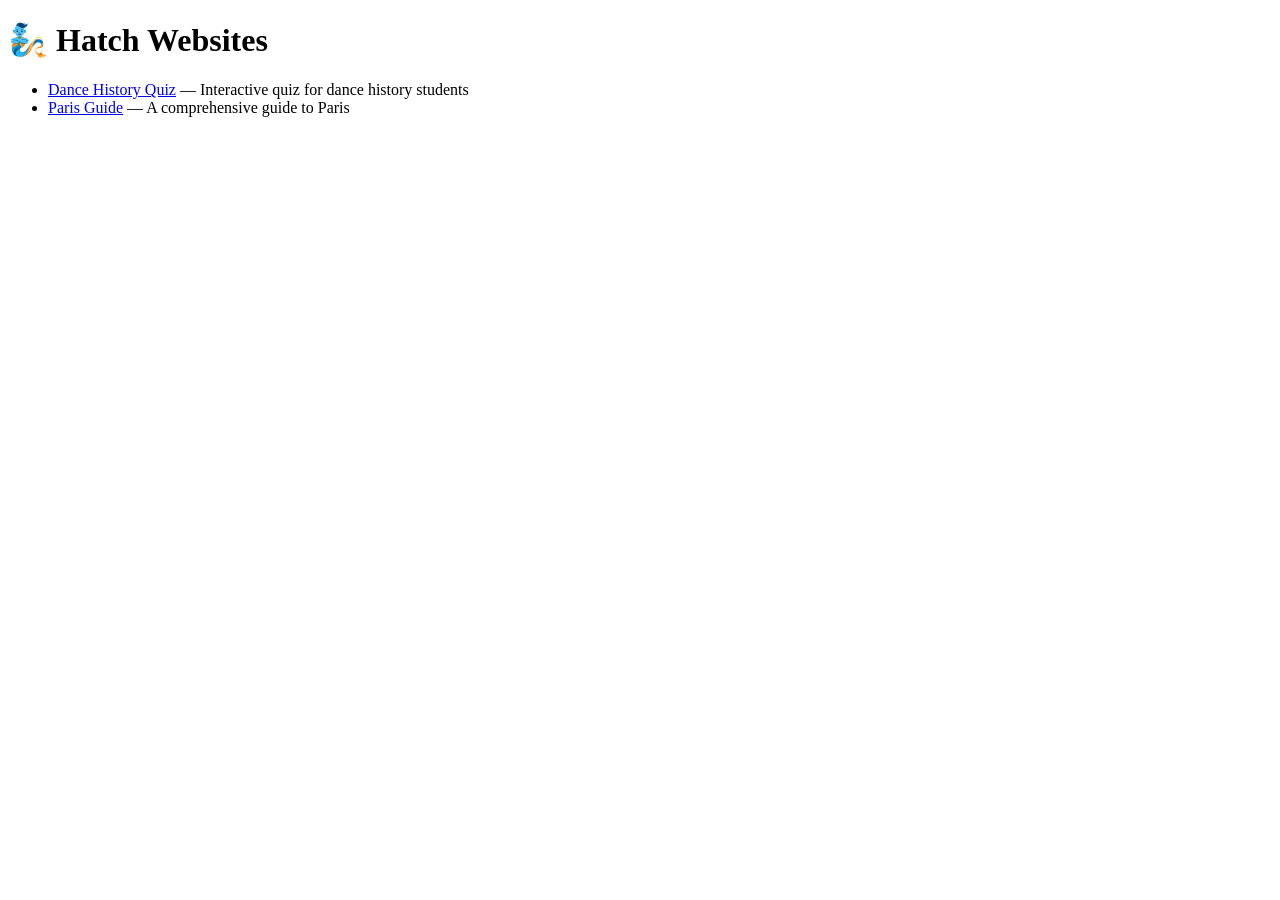
<file: index.html>
<!DOCTYPE html>
<html>
<head><meta charset="utf-8"><title>Hatch Websites</title></head>
<body>
<h1>🧞 Hatch Websites</h1>
<ul>
  <li><a href="/dance-quiz/">Dance History Quiz</a> — Interactive quiz for dance history students</li>
  <li><a href="/paris-guide/">Paris Guide</a> — A comprehensive guide to Paris</li>
</ul>
</body>
</html>
</file>
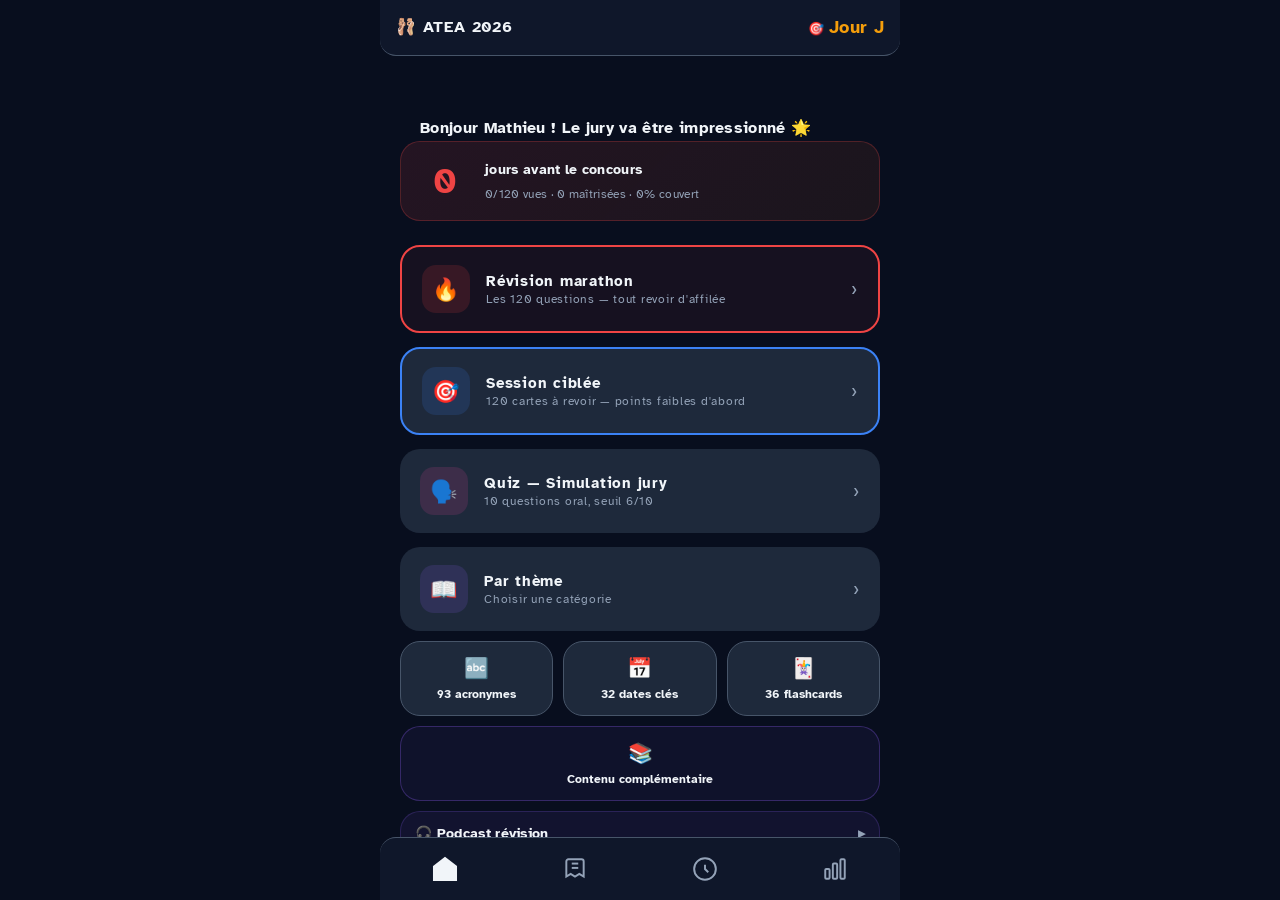
<file: atea-prep/index.html>
<!DOCTYPE html>
<html lang="fr">
<head>
<meta charset="UTF-8">
<meta name="viewport" content="width=device-width, initial-scale=1.0, user-scalable=no">
<meta name="apple-mobile-web-app-capable" content="yes">
<meta name="apple-mobile-web-app-status-bar-style" content="black-translucent">
<meta name="theme-color" content="#0f172a">
<link rel="manifest" href="manifest.json">
<link href="https://fonts.googleapis.com/css2?family=Atkinson+Hyperlegible:ital,wght@0,400;0,700;1,400;1,700&display=swap" rel="stylesheet">
<title>ATEA 2026 — Prépa Concours Danse</title>
<style>
*{margin:0;padding:0;box-sizing:border-box}
:root{
  --bg:#0f172a;--surface:#1e293b;--surface2:#334155;
  --text:#f1f5f9;--muted:#94a3b8;--accent:#3b82f6;
  --accent2:#8b5cf6;--green:#22c55e;--red:#ef4444;
  --orange:#f59e0b;--border:#475569;
  --radius:16px;--card-radius:20px;
  --font:'Atkinson Hyperlegible', -apple-system, BlinkMacSystemFont, 'Segoe UI', Roboto, sans-serif;
}
html,body{height:100%;font-family:var(--font);background:var(--bg);color:var(--text);overflow:hidden;-webkit-tap-highlight-color:transparent;font-size:16px;letter-spacing:0.02em;line-height:1.7}
body{display:flex;flex-direction:column}

/* Header */
.header{padding:12px 16px;display:flex;align-items:center;justify-content:space-between;background:var(--bg);border-bottom:1px solid var(--border);flex-shrink:0;z-index:10}
.header h1{font-size:16px;font-weight:700;letter-spacing:0.05em}
.header-right{display:flex;align-items:center;gap:10px}
.countdown{font-size:13px;color:var(--orange);font-weight:600}
.countdown span{font-size:18px}
.streak-badge{display:flex;align-items:center;gap:4px;background:rgba(245,158,11,0.15);padding:4px 10px;border-radius:20px;font-size:13px;font-weight:700;color:var(--orange)}
.streak-badge .fire{font-size:18px}

/* Navigation */
.nav{display:flex;gap:8px;padding:10px 16px;overflow-x:auto;flex-shrink:0;-webkit-overflow-scrolling:touch;scrollbar-width:none}
.nav::-webkit-scrollbar{display:none}
.nav-btn{padding:9px 16px;border-radius:30px;border:1.5px solid var(--border);background:transparent;color:var(--muted);font-size:13px;font-weight:600;white-space:nowrap;cursor:pointer;transition:all .2s;font-family:var(--font);letter-spacing:0.05em}
.nav-btn.active{background:var(--accent);border-color:var(--accent);color:#fff}
.nav-btn:active{transform:scale(0.96)}

/* Main content area */
.main{flex:1;overflow-y:auto;padding:20px;-webkit-overflow-scrolling:touch}

/* Card styles */
.card{background:var(--surface);border-radius:var(--card-radius);padding:28px;margin-bottom:20px;position:relative;overflow:hidden}
.card-label{font-size:11px;text-transform:uppercase;letter-spacing:1.5px;color:var(--accent);font-weight:700;margin-bottom:12px}
.card-q{font-size:16px;font-weight:600;line-height:1.8;margin-bottom:18px}
.card-a{font-size:16px;line-height:1.8;color:var(--muted);display:none;padding-top:18px;border-top:1px solid var(--border)}
.card-a.visible{display:block;animation:fadeIn .3s ease}
.card-a ul{list-style:none;padding:0;margin:0}
.card-a li{padding:8px 0;padding-left:20px;position:relative;line-height:1.8}
.card-a li::before{content:'•';position:absolute;left:0;color:var(--accent);font-weight:700}
.card-category{position:absolute;top:0;right:0;padding:6px 12px;border-radius:0 var(--card-radius) 0 12px;font-size:10px;font-weight:600;background:var(--accent2);color:#fff;letter-spacing:0.05em}

/* TTS button */
.tts-btn{display:inline-flex;align-items:center;gap:6px;padding:8px 14px;border-radius:var(--radius);border:1.5px solid var(--border);background:transparent;color:var(--muted);font-size:13px;cursor:pointer;transition:all .2s;margin-top:12px;font-family:var(--font)}
.tts-btn:active{transform:scale(0.96)}
.tts-btn.speaking{border-color:var(--accent);color:var(--accent);background:rgba(59,130,246,0.1)}

/* Flip button */
.flip-btn{width:100%;padding:16px;border-radius:var(--radius);border:none;background:var(--accent);color:#fff;font-size:15px;font-weight:600;cursor:pointer;transition:all .2s;font-family:var(--font);letter-spacing:0.05em}
.flip-btn:active{transform:scale(0.98);opacity:0.9}
.flip-btn.revealed{background:var(--surface2)}
.flip-btn.secondary{background:var(--surface2);margin-top:10px}
.my-answer{width:100%;min-height:100px;padding:16px;border-radius:var(--radius);border:1.5px solid var(--border);background:var(--surface);color:var(--text);font-size:15px;font-family:var(--font);line-height:1.8;resize:vertical;margin-bottom:14px;outline:none;transition:border-color .2s;letter-spacing:0.02em}
.my-answer:focus{border-color:var(--accent)}
.my-answer::placeholder{color:var(--muted);opacity:0.6}
.my-answer-label{font-size:12px;text-transform:uppercase;letter-spacing:1.5px;color:var(--muted);font-weight:600;margin-bottom:8px}

/* Progress ring */
.progress-container{display:flex;align-items:center;gap:14px;margin-bottom:20px}
.progress-ring{width:48px;height:48px;position:relative;flex-shrink:0}
.progress-ring svg{transform:rotate(-90deg)}
.progress-ring circle{fill:none;stroke-width:4}
.progress-ring .bg{stroke:var(--surface2)}
.progress-ring .fg{stroke:var(--green);stroke-linecap:round;transition:stroke-dashoffset .5s ease}
.progress-text{font-size:11px;font-weight:700;position:absolute;top:50%;left:50%;transform:translate(-50%,-50%)}
.progress-label{font-size:14px;color:var(--muted)}
.progress-label strong{color:var(--text)}

/* Leitner boxes visual */
.leitner-visual{display:flex;gap:8px;margin-bottom:20px;padding:14px;background:var(--surface);border-radius:var(--radius)}
.leitner-box{flex:1;text-align:center;padding:8px 4px;border-radius:10px;background:var(--surface2);position:relative}
.leitner-box .box-num{font-size:11px;font-weight:700;color:var(--muted);margin-bottom:2px}
.leitner-box .box-count{font-size:20px;font-weight:800}
.leitner-box.b1 .box-count{color:var(--red)}
.leitner-box.b2 .box-count{color:var(--orange)}
.leitner-box.b3 .box-count{color:#eab308}
.leitner-box.b4 .box-count{color:#84cc16}
.leitner-box.b5 .box-count{color:var(--green)}
.leitner-box .box-label{font-size:9px;color:var(--muted);margin-top:2px;letter-spacing:0.05em}

/* Leitner rating buttons */
.leitner-btns{display:flex;gap:10px;margin-top:20px}
.leitner-btn{flex:1;padding:16px 8px;border-radius:var(--radius);border:none;font-size:14px;font-weight:600;cursor:pointer;transition:all .2s;font-family:var(--font)}
.leitner-btn:active{transform:scale(0.96)}
.leitner-btn.correct{background:rgba(34,197,94,0.15);color:var(--green)}
.leitner-btn.wrong{background:rgba(239,68,68,0.15);color:var(--red)}

/* Quiz mode */
.quiz-option{display:block;width:100%;padding:16px 18px;margin-bottom:12px;border-radius:var(--radius);border:1.5px solid var(--border);background:var(--surface);color:var(--text);font-size:15px;text-align:left;cursor:pointer;transition:all .2s;line-height:1.7;font-family:var(--font)}
.quiz-option:active{transform:scale(0.98)}

/* Score bar */
.score-bar{display:flex;gap:12px;padding:14px 16px;background:var(--surface);border-radius:var(--radius);margin-bottom:20px;justify-content:center}
.score-item{text-align:center}
.score-item .num{font-size:22px;font-weight:700}
.score-item .label{font-size:10px;color:var(--muted);text-transform:uppercase;letter-spacing:1px}
.score-item.good .num{color:var(--green)}
.score-item.bad .num{color:var(--red)}

/* Acronym grid */
.acr-card{background:var(--surface);border-radius:var(--radius);padding:18px;margin-bottom:12px;cursor:pointer;transition:all .2s}
.acr-card:active{transform:scale(0.98)}
.acr-card .acr{font-size:19px;font-weight:700;color:var(--accent)}
.acr-card .def{font-size:15px;color:var(--muted);margin-top:10px;display:none;line-height:1.8}
.acr-card.open .def{display:block;animation:fadeIn .2s ease}

/* Timeline */
.tl-item{display:flex;gap:14px;padding:16px 0;border-bottom:1px solid rgba(71,85,105,0.3)}
.tl-date{min-width:100px;font-size:13px;font-weight:700;color:var(--orange);line-height:1.8}
.tl-event{font-size:14px;line-height:1.8;color:var(--text)}

/* Stats dashboard */
.stat-grid{display:grid;grid-template-columns:1fr 1fr;gap:14px;margin-bottom:20px}
.stat-card{background:var(--surface);border-radius:var(--radius);padding:20px;text-align:center}
.stat-card .big{font-size:26px;font-weight:800}
.stat-card .label{font-size:11px;color:var(--muted);margin-top:4px}

/* Search */
.search{display:flex;margin-bottom:20px}
.search input{flex:1;padding:14px 18px;border-radius:var(--radius);border:1.5px solid var(--border);background:var(--surface);color:var(--text);font-size:15px;outline:none;font-family:var(--font);letter-spacing:0.02em}
.search input:focus{border-color:var(--accent)}
.search input::placeholder{color:var(--muted)}

/* Home */
.home-hero{text-align:center;padding:28px 16px}
.home-hero .emoji{font-size:48px;margin-bottom:14px}
.home-hero h2{font-size:20px;font-weight:700;margin-bottom:4px}
.home-hero .sub{color:var(--muted);font-size:13px}
.home-actions{display:flex;flex-direction:column;gap:14px;margin-top:24px}
.home-action{display:flex;align-items:center;gap:16px;background:var(--surface);border-radius:var(--card-radius);padding:18px 20px;cursor:pointer;transition:all .2s;border:none;color:var(--text);width:100%;text-align:left;font-size:15px;font-family:var(--font);letter-spacing:0.05em}
.home-action:active{transform:scale(0.98)}
.home-action .icon{width:48px;height:48px;border-radius:14px;display:flex;align-items:center;justify-content:center;font-size:22px;flex-shrink:0}
.home-action .icon.blue{background:rgba(59,130,246,0.15)}
.home-action .icon.purple{background:rgba(139,92,246,0.15)}
.home-action .icon.orange{background:rgba(245,158,11,0.15)}
.home-action .icon.green{background:rgba(34,197,94,0.15)}
.home-action .icon.red{background:rgba(239,68,68,0.15)}
.home-action .icon.pink{background:rgba(236,72,153,0.15)}
.home-action .meta{flex:1;min-width:0}
.home-action .meta .title{font-weight:600;font-size:15px}
.home-action .meta .desc{font-size:12px;color:var(--muted);margin-top:2px}
.home-action .arrow{color:var(--muted);font-size:18px;flex-shrink:0}




/* Progress overview */
.progress-overview{padding:16px 18px;background:var(--surface);border:1px solid var(--border);border-radius:var(--card-radius);margin-bottom:16px}
.progress-title{font-size:13px;font-weight:600;color:var(--muted);margin-bottom:8px}
.progress-bar-wrap{margin-bottom:8px}
.progress-bar-bg{height:10px;border-radius:5px;background:var(--surface2);overflow:hidden;display:flex}
.progress-bar-fill.mastered{background:var(--green);transition:width .5s ease}
.progress-bar-fill.learning{background:var(--accent);transition:width .5s ease}
.progress-legend{display:flex;gap:12px;flex-wrap:wrap}
.legend-item{font-size:11px;color:var(--muted);display:flex;align-items:center;gap:4px}
.legend-dot{width:8px;height:8px;border-radius:50%;display:inline-block}
.legend-dot.mastered{background:var(--green)}
.legend-dot.learning{background:var(--accent)}
.legend-dot.unseen{background:var(--surface2)}

/* Podcast */
.podcast-section{margin-bottom:8px}
.podcast-header{padding:10px 14px;background:rgba(139,92,246,0.08);border:1px solid rgba(139,92,246,0.2);border-radius:var(--card-radius);font-size:14px;font-weight:600;cursor:pointer;color:var(--text)}
.podcast-header span{float:right;color:var(--muted)}
.podcast-list{padding:4px 0}
.podcast-episode{display:flex;align-items:center;gap:12px;padding:12px 14px;border-bottom:1px solid var(--border);cursor:pointer;transition:background .15s}
.podcast-episode:active,.podcast-episode.playing{background:rgba(139,92,246,0.08)}
.podcast-episode:last-child{border-bottom:none}
.ep-play{width:28px;height:28px;border-radius:50%;background:var(--accent2);color:#fff;display:flex;align-items:center;justify-content:center;font-size:12px;flex-shrink:0}
.podcast-episode.playing .ep-play{background:var(--green)}
.ep-info{flex:1;min-width:0}
.ep-title{font-size:13px;font-weight:600;color:var(--text);white-space:nowrap;overflow:hidden;text-overflow:ellipsis}
.ep-dur{font-size:11px;color:var(--muted)}

/* Countdown strip */
.countdown-strip{display:flex;align-items:center;gap:16px;padding:16px 20px;background:linear-gradient(135deg,rgba(239,68,68,0.12),rgba(249,115,22,0.08));border:1.5px solid rgba(239,68,68,0.25);border-radius:var(--card-radius);margin-bottom:16px}
.countdown-num{font-size:36px;font-weight:800;color:var(--red);line-height:1;min-width:48px;text-align:center}
.countdown-right{flex:1}
.countdown-label{font-size:14px;font-weight:600;color:var(--text)}
.countdown-sub{font-size:12px;color:var(--muted);margin-top:2px}

/* Primary action (marathon) */
.home-action.primary-action{border:2px solid var(--red);background:rgba(239,68,68,0.06)}

/* Extras row */
.home-extras{margin-top:10px;margin-bottom:20px}
.extras-row{display:flex;gap:10px;margin-bottom:10px}
.extra-btn{flex:1;padding:14px 8px;border-radius:var(--card-radius);border:1px solid var(--border);background:var(--surface);color:var(--text);font-size:12px;font-weight:600;text-align:center;cursor:pointer;font-family:var(--font);transition:all .15s;text-decoration:none;display:block}
.extra-btn:active{transform:scale(0.97)}
.extra-btn span{display:block;font-size:20px;margin-bottom:6px}
.podcast-btn{display:flex;align-items:center;gap:8px;padding:10px 14px;background:rgba(139,92,246,0.08);border-color:rgba(139,92,246,0.2)}
.podcast-btn span{display:inline;font-size:16px;margin:0}

/* Today stats row */
.today-stats{display:flex;gap:8px;margin-top:16px;margin-bottom:80px}
.today-stat{flex:1;text-align:center;padding:14px 4px;background:var(--surface);border-radius:var(--card-radius);border:1px solid var(--border)}
.today-stat .ts-num{font-size:18px;font-weight:700;color:var(--text)}
.today-stat .ts-label{font-size:10px;color:var(--muted);margin-top:2px}

/* Red color var */

/* Greeting */
.greeting{padding:20px 20px 0;font-size:16px;font-weight:600;color:var(--text);text-align:left;line-height:1.6}

/* Motivation toast */
.motivation-toast{position:fixed;top:70px;left:50%;transform:translateX(-50%) translateY(-20px);background:var(--surface2);color:var(--text);padding:10px 20px;border-radius:30px;font-size:14px;font-weight:600;opacity:0;transition:all .3s ease;z-index:100;pointer-events:none;white-space:nowrap}
.motivation-toast.visible{opacity:1;transform:translateX(-50%) translateY(0)}

/* Daily goal banner */
.daily-goal{background:var(--surface);border-radius:var(--card-radius);padding:16px;margin-bottom:16px;display:flex;align-items:center;gap:14px}
.daily-goal .ring-wrap{flex-shrink:0}
.daily-goal .goal-info{flex:1;min-width:0}
.daily-goal .goal-title{font-size:14px;font-weight:600}
.daily-goal .goal-sub{font-size:12px;color:var(--muted);margin-top:2px}
.daily-goal.complete{border:2px solid var(--green);background:rgba(34,197,94,0.05)}

/* Empty state */
.empty{text-align:center;padding:48px 24px;color:var(--muted)}
.empty .emoji{font-size:48px;margin-bottom:12px}

/* Animations */
@keyframes fadeIn{from{opacity:0;transform:translateY(8px)}to{opacity:1;transform:translateY(0)}}
.fade-in{animation:fadeIn .3s ease}
@keyframes confettiFall{0%{transform:translateY(-100vh) rotate(0deg);opacity:1}100%{transform:translateY(100vh) rotate(720deg);opacity:0}}
@keyframes celebPop{0%{transform:scale(0);opacity:0}50%{transform:scale(1.2);opacity:1}100%{transform:scale(1);opacity:1}}

/* Confetti overlay */
.confetti-overlay{position:fixed;top:0;left:0;right:0;bottom:0;pointer-events:none;z-index:1000;overflow:hidden}
.confetti-piece{position:absolute;width:10px;height:10px;border-radius:2px;animation:confettiFall 3s ease-out forwards}
.celeb-text{position:fixed;top:50%;left:50%;transform:translate(-50%,-50%);font-size:28px;font-weight:800;text-align:center;z-index:1001;animation:celebPop .5s ease;pointer-events:none;text-shadow:0 2px 20px rgba(0,0,0,0.5)}

/* Swipe hint */
.swipe-hint{text-align:center;font-size:11px;color:var(--muted);padding:8px;margin-top:8px}

/* Bottom bar — Instagram style */
.bottom-bar{display:flex;align-items:center;justify-content:space-around;padding:6px 0;padding-bottom:max(6px,env(safe-area-inset-bottom));background:var(--bg);border-top:1px solid var(--border);flex-shrink:0}
.bottom-btn{flex:1;display:flex;align-items:center;justify-content:center;padding:12px 0;border:none;background:transparent;cursor:pointer;transition:all .15s;-webkit-tap-highlight-color:transparent;position:relative}
.bottom-btn:active{transform:scale(0.9)}
.bottom-btn svg{width:26px;height:26px;stroke:var(--muted);stroke-width:1.8;fill:none;transition:all .15s}
.bottom-btn.active svg{stroke:var(--text);stroke-width:2.2}
.bottom-btn.active svg.fill-active{fill:var(--text);stroke:var(--text)}

/* Filter pills */
.filter-row{display:flex;gap:6px;margin-bottom:12px;flex-wrap:wrap}
.filter-pill{padding:6px 12px;border-radius:20px;border:1px solid var(--border);background:transparent;color:var(--muted);font-size:11px;cursor:pointer;transition:all .2s;font-family:var(--font)}
.filter-pill.active{background:var(--accent);border-color:var(--accent);color:#fff}

/* Result banner */
.result-banner{padding:24px;border-radius:var(--card-radius);text-align:center;margin-bottom:16px}
.result-banner.pass{background:rgba(34,197,94,0.1);border:2px solid var(--green)}
.result-banner.fail{background:rgba(239,68,68,0.1);border:2px solid var(--red)}
.result-banner .big-emoji{font-size:48px;margin-bottom:8px}
.result-banner .result-text{font-size:20px;font-weight:700}
.result-banner .result-sub{font-size:14px;color:var(--muted);margin-top:4px}

/* Box 5 graduation animation */
@keyframes boxGrad{0%{box-shadow:0 0 0 0 rgba(34,197,94,0.4)}70%{box-shadow:0 0 0 15px rgba(34,197,94,0)}100%{box-shadow:0 0 0 0 rgba(34,197,94,0)}}
.box-graduated{animation:boxGrad 1s ease}

/* Supplementary content */
.sup-back{display:flex;align-items:center;gap:8px;padding:10px 0;color:var(--accent);font-size:14px;font-weight:600;cursor:pointer;border:none;background:transparent;font-family:var(--font);margin-bottom:8px}
.sup-back:active{opacity:.7}
.sup-intro{font-size:14px;color:var(--muted);line-height:1.7;margin-bottom:16px;padding:0 4px}
.sup-topic-card{background:var(--surface);border-radius:var(--card-radius);padding:20px;margin-bottom:14px;cursor:pointer;transition:all .15s;border:1px solid var(--border);display:flex;align-items:center;gap:16px}
.sup-topic-card:active{transform:scale(.98)}
.sup-topic-icon{font-size:28px;width:52px;height:52px;border-radius:16px;background:var(--surface2);display:flex;align-items:center;justify-content:center;flex-shrink:0}
.sup-topic-meta{flex:1;min-width:0}
.sup-topic-meta .title{font-size:15px;font-weight:600}
.sup-topic-meta .desc{font-size:13px;color:var(--muted);margin-top:4px}
.sup-section{background:var(--surface);border-radius:var(--card-radius);margin-bottom:14px;overflow:hidden;border:1px solid var(--border)}
.sup-section-header{padding:18px 20px;cursor:pointer;display:flex;align-items:center;justify-content:space-between;font-size:15px;font-weight:600;transition:background .15s}
.sup-section-header:active{background:var(--surface2)}
.sup-section-arrow{color:var(--muted);font-size:14px;transition:transform .2s}
.sup-section-arrow.open{transform:rotate(90deg)}
.sup-section-body{padding:0 20px 18px;display:none}
.sup-section-body.visible{display:block;animation:fadeIn .25s ease}
.sup-point{padding:10px 0;border-bottom:1px solid rgba(71,85,105,.2);font-size:14px;line-height:1.7;color:var(--muted)}
.sup-point:last-child{border-bottom:none}
.sup-point strong{color:var(--text)}
.sup-badge{display:inline-block;padding:4px 12px;border-radius:20px;font-size:11px;font-weight:700;background:rgba(139,92,246,.12);color:var(--accent2);margin-bottom:20px}

/* ===== DESKTOP / WIDE SCREEN ===== */
@media (min-width: 600px) {
  body{background:#080e1e}
  .header,.bottom-bar{max-width:480px;margin-left:auto;margin-right:auto;width:100%}
  .header{border-radius:0 0 16px 16px;margin-top:0}
  .bottom-bar{border-radius:16px 16px 0 0;margin-bottom:0}
  .nav{max-width:480px;margin-left:auto;margin-right:auto}
  .main{max-width:480px;margin-left:auto;margin-right:auto;width:100%}
  .motivation-toast{max-width:400px}
}
@media (min-width: 900px) {
  .header,.bottom-bar,.nav,.main{max-width:520px}
  body::before{content:'';position:fixed;top:0;left:0;right:0;bottom:0;background:radial-gradient(ellipse at 50% 0%,rgba(59,130,246,0.05) 0%,transparent 70%);pointer-events:none;z-index:-1}
}
</style>
</head>
<body>

<div class="header">
  <h1>🩰 ATEA 2026</h1>
  <div class="header-right">
    <div class="streak-badge" id="streakBadge" style="display:none"><span class="fire">🔥</span><span id="streakNum">0</span></div>
    <div class="countdown" id="countdown"></div>
  </div>
</div>

<div class="motivation-toast" id="motivationToast"></div>
<div class="nav" id="nav"></div>
<div class="main" id="main"></div>

<div class="bottom-bar" id="bottomBar">
  <button class="bottom-btn active" onclick="showTab('home')" data-tab="home">
    <svg viewBox="0 0 24 24" class="fill-active"><path d="M9.005 16.545a2.997 2.997 0 0 1 2.997-2.997A2.997 2.997 0 0 1 15 16.545V22H9.005V16.545Z"/><path d="M2.003 9.822 12 2l9.997 7.822V22H15v-5.455A2.997 2.997 0 0 0 12.002 13.548 2.997 2.997 0 0 0 9.005 16.545V22H2.003V9.822Z"/></svg>
  </button>
  <button class="bottom-btn" onclick="showTab('study')" data-tab="study">
    <svg viewBox="0 0 24 24"><path d="M4 19V5a2 2 0 0 1 2-2h12a2 2 0 0 1 2 2v14l-4-2.5L12 19l-4-2.5L4 19Z"/><line x1="9" y1="7" x2="15" y2="7"/><line x1="9" y1="11" x2="15" y2="11"/></svg>
  </button>
  <button class="bottom-btn" onclick="showTab('quiz')" data-tab="quiz">
    <svg viewBox="0 0 24 24"><circle cx="12" cy="12" r="10"/><path d="M12 8v4l3 3"/></svg>
  </button>
  <button class="bottom-btn" onclick="showTab('stats')" data-tab="stats">
    <svg viewBox="0 0 24 24"><rect x="3" y="12" width="4" height="9" rx="1"/><rect x="10" y="7" width="4" height="14" rx="1"/><rect x="17" y="3" width="4" height="18" rx="1"/></svg>
  </button>
</div>

<script src="content.js"></script>
<script src="supplementary.js"></script>
<script>

// ===== MOTIVATION =====
const GREETINGS = [
  "Bonjour Mathieu ! C'est parti pour une séance de révision 💪",
  "Salut Mathieu ! Encore un pas vers le concours 🩰",
  "Hello Mathieu ! Chaque minute compte, tu gères 🔥",
  "Bonjour Mathieu ! Le jury va être impressionné 🌟",
  "Mathieu ! J-{days} — on révise et on brille ✨",
  "Coucou Mathieu ! Ton futur poste t'attend 🎯",
];

const CARD_ENCOURAGEMENTS = [
  "Bien joué ! 👏",
  "Tu gères ! 💪",
  "Excellent ! 🌟",
  "C'est noté ! ✅",
  "Bravo ! 🎉",
  "Continue comme ça ! 🔥",
  "Top ! 👌",
  "Parfait ! ⭐",
];

const WRONG_ENCOURAGEMENTS = [
  "Pas grave, ça rentrera ! 💡",
  "C'est en se trompant qu'on apprend 📖",
  "Tu la retiendras la prochaine fois 💪",
  "Note-la bien, elle reviendra ! 🔄",
];

const STREAK_MESSAGES = [
  "", // 0
  "", // 1
  "Belle série ! 🔥",
  "3 d'affilée, continue ! 🔥🔥",
  "En feu ! 🔥🔥🔥",
  "Inarrêtable ! 🔥🔥🔥🔥",
];

const SESSION_END_MESSAGES = [
  "Belle session ! Le jury ne sait pas ce qui l'attend 😏",
  "Bravo Mathieu ! Une session de plus vers la victoire 🏆",
  "Encore un pas de franchi. Tu es sur la bonne voie ! 🩰",
  "Session terminée. Tu es de plus en plus prêt ! 💪",
];

function getGreeting() {
  const days = Math.max(0, Math.ceil((new Date('2026-06-22') - new Date()) / 86400000));
  const g = GREETINGS[Math.floor(Math.random() * GREETINGS.length)];
  return g.replace('{days}', days);
}

function getCardEncouragement() {
  return CARD_ENCOURAGEMENTS[Math.floor(Math.random() * CARD_ENCOURAGEMENTS.length)];
}

function getWrongEncouragement() {
  return WRONG_ENCOURAGEMENTS[Math.floor(Math.random() * WRONG_ENCOURAGEMENTS.length)];
}

function getStreakMessage(count) {
  if (count >= STREAK_MESSAGES.length) return STREAK_MESSAGES[STREAK_MESSAGES.length - 1];
  return STREAK_MESSAGES[count] || '';
}

function getSessionEndMessage() {
  return SESSION_END_MESSAGES[Math.floor(Math.random() * SESSION_END_MESSAGES.length)];
}

let correctStreak = 0;
function showMotivation(msg) {
  if (!msg) return;
  const t = document.getElementById('motivationToast');
  t.textContent = msg;
  t.classList.add('visible');
  setTimeout(() => t.classList.remove('visible'), 1800);
}


// ===== STATE =====
const STATE_KEY = 'atea-prep-v2';
let state = loadState();

function loadState() {
  try {
    const s = JSON.parse(localStorage.getItem(STATE_KEY));
    if (s && s.version >= 3) return s;
  } catch(e) {}
  // Migrate from v1 if exists
  let oldState = null;
  try { oldState = JSON.parse(localStorage.getItem('atea-prep-state')); } catch(e){}
  const fresh = {
    version: 3,
    boxes: {},         // questionId -> {box: 1-5, lastSeen, sessionSeen}
    quizHistory: [],
    acrSeen: {},
    streak: {count: 0, lastDate: null},
    dailyGoal: {date: null, studied: 0},
    sessionCount: 0,
    totalStudied: 0
  };
  // Migrate old confidence data
  if (oldState && oldState.seen) {
    Object.entries(oldState.seen).forEach(([id, data]) => {
      let box = 1;
      if (data.confidence === 'easy') box = 4;
      else if (data.confidence === 'medium') box = 2;
      else if (data.confidence === 'hard') box = 1;
      fresh.boxes[id] = {box, lastSeen: data.lastSeen, sessionSeen: 0};
    });
    fresh.quizHistory = oldState.quizHistory || [];
    fresh.totalStudied = oldState.totalStudied || 0;
  }
  return fresh;
}

function saveState() { localStorage.setItem(STATE_KEY, JSON.stringify(state)); }

// ===== DAILY TRACKING =====
function todayStr() {
  return new Date().toLocaleDateString('en-CA'); // YYYY-MM-DD
}

function checkStreak() {
  const today = todayStr();
  const s = state.streak;
  if (s.lastDate === today) return; // already counted today
  const yesterday = new Date();
  yesterday.setDate(yesterday.getDate() - 1);
  const yStr = yesterday.toLocaleDateString('en-CA');
  if (s.lastDate === yStr) {
    // streak continues — don't increment yet, wait for study
  } else if (s.lastDate && s.lastDate !== yStr) {
    // streak broken
    s.count = 0;
  }
}

function recordStudy() {
  const today = todayStr();
  // Daily goal
  if (state.dailyGoal.date !== today) {
    state.dailyGoal = {date: today, studied: 0};
  }
  state.dailyGoal.studied++;
  state.totalStudied++;
  // Streak
  if (state.streak.lastDate !== today) {
    const yesterday = new Date();
    yesterday.setDate(yesterday.getDate() - 1);
    const yStr = yesterday.toLocaleDateString('en-CA');
    if (state.streak.lastDate === yStr || state.streak.count === 0) {
      state.streak.count++;
    } else if (state.streak.lastDate !== today) {
      state.streak.count = 1;
    }
    state.streak.lastDate = today;
  }
  saveState();
  updateStreakBadge();
  // Check if daily goal just completed
  if (state.dailyGoal.studied === 5) {
    showCelebration('🎉 Objectif du jour atteint !');
  }
}

function updateStreakBadge() {
  const badge = document.getElementById('streakBadge');
  const num = document.getElementById('streakNum');
  checkStreak();
  if (state.streak.count > 0) {
    badge.style.display = 'flex';
    num.textContent = state.streak.count;
  } else {
    badge.style.display = 'none';
  }
}

// ===== COUNTDOWN =====
function updateCountdown() {
  const exam = new Date('2026-06-22T09:00:00+02:00');
  const now = new Date();
  const diff = exam - now;
  if (diff <= 0) {
    document.getElementById('countdown').innerHTML = '🎯 <span>Jour J</span>';
    return;
  }
  const days = Math.ceil(diff / (1000*60*60*24));
  document.getElementById('countdown').innerHTML = `J-<span>${days}</span>`;
}
updateCountdown();
setInterval(updateCountdown, 60000);

// ===== TTS =====
let ttsActive = false;
function toggleTTS(text, btn) {
  if (ttsActive) {
    speechSynthesis.cancel();
    ttsActive = false;
    if (btn) btn.classList.remove('speaking');
    return;
  }
  // Clean text for speech
  const clean = text.replace(/<[^>]+>/g, ' ').replace(/[•·]/g, '').replace(/\s+/g, ' ').trim();
  const utter = new SpeechSynthesisUtterance(clean);
  utter.lang = 'fr-FR';
  utter.rate = 0.9;
  utter.onend = () => { ttsActive = false; if (btn) btn.classList.remove('speaking'); };
  utter.onerror = () => { ttsActive = false; if (btn) btn.classList.remove('speaking'); };
  speechSynthesis.speak(utter);
  ttsActive = true;
  if (btn) btn.classList.add('speaking');
}

function stopTTS() {
  speechSynthesis.cancel();
  ttsActive = false;
}

// ===== CELEBRATIONS =====
const BRAVO_MSGS = ['Bravo !','Excellent !','Tu gères !','Encore un pas !','Bien joué !','Continue !','Super !','Magnifique !'];
function randomBravo() { return BRAVO_MSGS[Math.floor(Math.random()*BRAVO_MSGS.length)]; }

function showCelebration(msg) {
  // Confetti
  const overlay = document.createElement('div');
  overlay.className = 'confetti-overlay';
  const colors = ['#3b82f6','#8b5cf6','#22c55e','#f59e0b','#ef4444','#ec4899','#06b6d4'];
  for (let i = 0; i < 50; i++) {
    const piece = document.createElement('div');
    piece.className = 'confetti-piece';
    piece.style.left = Math.random()*100 + '%';
    piece.style.top = '-10px';
    piece.style.backgroundColor = colors[Math.floor(Math.random()*colors.length)];
    piece.style.animationDelay = Math.random()*1 + 's';
    piece.style.animationDuration = (2 + Math.random()*2) + 's';
    piece.style.width = (6 + Math.random()*8) + 'px';
    piece.style.height = (6 + Math.random()*8) + 'px';
    overlay.appendChild(piece);
  }
  document.body.appendChild(overlay);
  // Text
  const txt = document.createElement('div');
  txt.className = 'celeb-text';
  txt.textContent = msg || randomBravo();
  document.body.appendChild(txt);
  setTimeout(() => { overlay.remove(); txt.remove(); }, 3000);
}

// ===== FORMAT ANSWER (Dyslexia-friendly) =====
function formatAnswer(text) {
  // Split on sentence boundaries to create bullet points
  let sentences = text
    .replace(/\s+/g, ' ')
    .split(/(?<=[.;!?])\s+/)
    .map(s => s.trim())
    .filter(s => s.length > 0);

  if (sentences.length <= 1) {
    return highlightTerms(text);
  }

  // If there are numbered items like (1), (2), split on those too
  let items = [];
  sentences.forEach(s => {
    const parts = s.split(/(?=\(\d+\)\s)/).map(p => p.trim()).filter(p => p.length > 0);
    items.push(...parts);
  });

  if (items.length <= 2) {
    return highlightTerms(text);
  }

  return '<ul>' + items.map(item => `<li>${highlightTerms(item)}</li>`).join('') + '</ul>';
}

function highlightTerms(text) {
  return text
    // Bold dates (e.g., 7 juillet 2016, 1er janvier 2023)
    .replace(/(\d{1,2}(?:er|ᵉ|ᵉʳ)?\s+(?:janvier|février|mars|avril|mai|juin|juillet|août|septembre|octobre|novembre|décembre)\s+\d{4})/gi, '<strong style="color:var(--orange)">$1</strong>')
    // Bold law references
    .replace(/((?:loi|décret|arrêté|circulaire|article)\s+[A-Za-zÀ-ÿ\.\s\-]+(?:\d[\d\-\.]*)?)/gi, '<strong>$1</strong>')
    // Bold acronyms (2+ uppercase letters)
    .replace(/\b([A-ZÉÈÀÙÇ]{2,}[a-z]?(?:\d+)?)\b/g, '<strong style="color:var(--accent)">$1</strong>')
    // Bold percentages and key numbers
    .replace(/(\d+\s*[%€h])/g, '<strong>$1</strong>');
}

// ===== LEITNER SYSTEM =====
function getBox(qId) {
  return state.boxes[qId]?.box || 0; // 0 = unseen
}

function getBoxCounts() {
  const counts = {0:0, 1:0, 2:0, 3:0, 4:0, 5:0};
  CONTENT.questions.forEach(q => {
    const b = getBox(q.id);
    counts[b]++;
  });
  return counts;
}

function leitnerCorrect(qId) {
  if (!state.boxes[qId]) state.boxes[qId] = {box:1, lastSeen: null, sessionSeen: 0};
  const b = state.boxes[qId];
  if (b.box < 5) b.box++;
  b.lastSeen = new Date().toISOString();
  b.sessionSeen = state.sessionCount;
  correctStreak++;
  if (b.box === 5) {
    showCelebration('⭐ Maîtrisée !');
  } else if (correctStreak >= 2) {
    showMotivation(getStreakMessage(Math.min(correctStreak, 5)));
  } else if (Math.random() < 0.3) {
    showMotivation(getCardEncouragement());
  }
  recordStudy();
  saveState();
}

function leitnerWrong(qId) {
  if (!state.boxes[qId]) state.boxes[qId] = {box:1, lastSeen: null, sessionSeen: 0};
  state.boxes[qId].box = 1;
  state.boxes[qId].lastSeen = new Date().toISOString();
  state.boxes[qId].sessionSeen = state.sessionCount;
  correctStreak = 0;
  if (Math.random() < 0.4) showMotivation(getWrongEncouragement());
  recordStudy();
  saveState();
}

function isDueForReview(qId) {
  const b = state.boxes[qId];
  if (!b) return true; // unseen
  const intervals = {1:1, 2:2, 3:4, 4:8, 5:16};
  const sessionsSince = state.sessionCount - (b.sessionSeen || 0);
  return sessionsSince >= (intervals[b.box] || 1);
}

function renderLeitnerBoxes() {
  const counts = getBoxCounts();
  const totalQ = CONTENT.questions.length;
  const mastered = counts[4] + counts[5];
  const learning = counts[1] + counts[2] + counts[3];
  const unseen = counts[0];
  const masteredPct = Math.round(mastered / totalQ * 100);
  const learningPct = Math.round(learning / totalQ * 100);
  
  if (mastered === 0 && learning === 0) return "";
  
  return "<div class=\"progress-overview fade-in\">" +
    "<div class=\"progress-title\">Progression</div>" +
    "<div class=\"progress-bar-wrap\">" +
      "<div class=\"progress-bar-bg\">" +
        "<div class=\"progress-bar-fill mastered\" style=\"width:" + masteredPct + "%\"></div>" +
        "<div class=\"progress-bar-fill learning\" style=\"width:" + learningPct + "%\"></div>" +
      "</div>" +
    "</div>" +
    "<div class=\"progress-legend\">" +
      "<span class=\"legend-item\"><span class=\"legend-dot mastered\"></span> " + mastered + " acquises</span>" +
      "<span class=\"legend-item\"><span class=\"legend-dot learning\"></span> " + learning + " en cours</span>" +
      "<span class=\"legend-item\"><span class=\"legend-dot unseen\"></span> " + unseen + " restantes</span>" +
    "</div>" +
  "</div>";
}

// ===== GUIDED SESSION =====
function buildGuidedSession() {
  state.sessionCount++;
  saveState();
  const questions = CONTENT.questions;
  let pool = [];

  // Priority 1: Box 1 (failed/new to boxes, due)
  const box1 = questions.filter(q => getBox(q.id) === 1 && isDueForReview(q.id));
  // Priority 2: Box 2 (due)
  const box2 = questions.filter(q => getBox(q.id) === 2 && isDueForReview(q.id));
  // Priority 3: Unseen
  const unseen = questions.filter(q => getBox(q.id) === 0);
  // Priority 4: Box 3-5 (due for review)
  const review = questions.filter(q => getBox(q.id) >= 3 && isDueForReview(q.id));

  // Shuffle each group
  const shuffle = arr => [...arr].sort(() => Math.random() - 0.5);

  pool = [
    ...shuffle(box1).slice(0, 4),
    ...shuffle(box2).slice(0, 3),
    ...shuffle(unseen).slice(0, 2),
    ...shuffle(review).slice(0, 3)
  ];

  // If not enough, fill up
  if (pool.length < 10) {
    const remaining = questions.filter(q => !pool.find(p => p.id === q.id));
    pool = [...pool, ...shuffle(remaining).slice(0, 10 - pool.length)];
  }

  // Interleave categories
  pool = pool.slice(0, 10);
  // Shuffle final deck to interleave
  return shuffle(pool);
}



// ===== PODCAST PLAYER =====
let currentPodcastEl = null;
function togglePodcasts() {
  const list = document.getElementById("podcastList");
  const toggle = document.getElementById("podcastToggle");
  if (list.style.display === "none") {
    list.style.display = "block";
    toggle.textContent = "\u25be";
  } else {
    list.style.display = "none";
    toggle.textContent = "\u25b8";
  }
}
function playPodcast(num, url, el) {
  const audio = document.getElementById("podcastAudio");
  if (currentPodcastEl) currentPodcastEl.classList.remove("playing");
  if (audio.src.includes(url.split("/").pop()) && !audio.paused) {
    audio.pause();
    el.classList.remove("playing");
    currentPodcastEl = null;
    return;
  }
  audio.src = url;
  audio.style.display = "block";
  audio.play();
  el.classList.add("playing");
  currentPodcastEl = el;
}

// ===== MARATHON MODE =====
function startMarathon() {
  const deck = [...CONTENT.questions].sort(() => Math.random() - 0.5);
  marathonDeck = deck;
  marathonIndex = 0;
  correctStreak = 0;
  currentTab = "study";
  document.querySelectorAll(".bottom-btn").forEach(b => b.classList.toggle("active", b.dataset.tab === "study"));
  document.getElementById("nav").innerHTML = "<button class=\"nav-btn active\">🔥 Marathon — " + deck.length + " cartes</button>";
  showMarathonCard();
}

let marathonDeck = [];
let marathonIndex = 0;

function showMarathonCard() {
  if (marathonIndex >= marathonDeck.length) {
    showCelebration("🏆 Marathon terminé !");
    document.getElementById("main").innerHTML = 
      "<div class=\"empty fade-in\">" +
      "<div class=\"emoji\">🏆</div>" +
      "<p style=\"font-size:18px;font-weight:600\">Marathon terminé !</p>" +
      "<p style=\"margin-top:8px;color:var(--muted)\">" + marathonDeck.length + " questions révisées</p>" +
      "<p style=\"margin-top:4px;color:var(--muted);font-style:italic\">" + getSessionEndMessage() + "</p>" +
      "<button class=\"flip-btn\" style=\"margin-top:20px;max-width:240px;margin-left:auto;margin-right:auto\" onclick=\"showTab(\x27home\x27)\">Retour</button>" +
      "<button class=\"flip-btn secondary\" style=\"max-width:240px;margin-left:auto;margin-right:auto\" onclick=\"startMarathon()\">Recommencer</button>" +
      "</div>";
    return;
  }

  const q = marathonDeck[marathonIndex];
  const box = getBox(q.id);
  const boxLabels = {0:"📥 Nouvelle",1:"📦1 À revoir",2:"📦2 En cours",3:"📦3 Bien",4:"📦4 Acquise",5:"⭐ Maîtrisée"};
  const pct = Math.round(marathonIndex / marathonDeck.length * 100);

  document.getElementById("main").innerHTML = 
    "<div class=\"progress-container fade-in\">" +
      progressRing(pct, 48) +
      "<div class=\"progress-label\"><strong>" + (marathonIndex + 1) + "</strong> / " + marathonDeck.length + " · " + boxLabels[box] + "</div>" +
    "</div>" +
    "<div class=\"card fade-in\">" +
      "<div class=\"card-category\">" + q.category.split("&")[0].trim() + "</div>" +
      "<div class=\"card-label\">Question " + q.id + "</div>" +
      "<div class=\"card-q\">" + q.question + "</div>" +
      "<div class=\"card-a\" id=\"answer\">" + formatAnswer(q.answer) + "</div>" +
      "<button class=\"tts-btn\" id=\"ttsBtn\" onclick=\"toggleTTS(CONTENT.questions.find(x=>x.id===" + q.id + ").answer, this)\" style=\"display:none\">" +
        "🔊 Lire à voix haute" +
      "</button>" +
    "</div>" +
    "<div class=\"my-answer-label\">✍️ Ta réponse</div>" +
    "<textarea class=\"my-answer\" id=\"myAnswer\" placeholder=\"Écris ta réponse ici avant de vérifier…\"></textarea>" +
    "<button class=\"flip-btn\" id=\"flipBtn\" onclick=\"revealMarathon()\">Voir la réponse</button>" +
    "<div class=\"leitner-btns\" id=\"leitnerBtns\" style=\"display:none\">" +
      "<button class=\"leitner-btn correct\" onclick=\"rateMarathon(true)\">✅ Je savais</button>" +
      "<button class=\"leitner-btn wrong\" onclick=\"rateMarathon(false)\">❌ À revoir</button>" +
    "</div>" +
    "<div class=\"swipe-hint\">Question " + (marathonIndex + 1) + " sur " + marathonDeck.length + "</div>";
}

function revealMarathon() {
  document.getElementById("answer").classList.add("visible");
  document.getElementById("ttsBtn").style.display = "inline-flex";
  document.getElementById("flipBtn").style.display = "none";
  document.getElementById("leitnerBtns").style.display = "flex";
}

function rateMarathon(correct) {
  const q = marathonDeck[marathonIndex];
  if (correct) leitnerCorrect(q.id);
  else leitnerWrong(q.id);
  marathonIndex++;
  showMarathonCard();
}

// ===== TABS =====
let currentTab = 'home';
let currentSubTab = null;

function showTab(tab) {
  currentTab = tab;
  currentSubTab = null;
  stopTTS();
  document.querySelectorAll('.bottom-btn').forEach((b, i) => {
    b.classList.toggle('active', b.dataset.tab === tab);
    const svg = b.querySelector('svg');
    if (svg) svg.classList.toggle('fill-active', b.dataset.tab === tab && b.dataset.tab === 'home');
  });
  switch(tab) {
    case 'home': renderHome(); break;
    case 'study': renderStudyNav(); break;
    case 'quiz': renderQuizSetup(); break;
    case 'stats': renderStats(); break;
  }
}

// ===== HOME =====
function renderHome() {
  const totalQ = CONTENT.questions.length;
  const counts = getBoxCounts();
  const studied = totalQ - counts[0];
  const mastered = counts[5];
  const quizzes = state.quizHistory.length;
  const avgScore = quizzes > 0 ? Math.round(state.quizHistory.reduce((a,h) => a + h.score/h.total*100, 0) / quizzes) : 0;
  const today = todayStr();
  const todayStudied = state.dailyGoal.date === today ? state.dailyGoal.studied : 0;
  const daysLeft = Math.max(0, Math.ceil((new Date('2026-06-22') - new Date()) / 86400000));
  const readyPct = Math.round((studied / totalQ) * 100);

  // Count due cards for the guided session
  const dueBox1 = CONTENT.questions.filter(q => getBox(q.id) === 1 && isDueForReview(q.id)).length;
  const dueBox2 = CONTENT.questions.filter(q => getBox(q.id) === 2 && isDueForReview(q.id)).length;
  const unseen = counts[0];
  const dueReview = CONTENT.questions.filter(q => getBox(q.id) >= 3 && isDueForReview(q.id)).length;
  const totalDue = dueBox1 + dueBox2 + unseen + dueReview;

  document.getElementById('nav').innerHTML = '';
  document.getElementById('main').innerHTML = `
    <div class="greeting fade-in">${getGreeting()}</div>

    <div class="countdown-strip fade-in">
      <div class="countdown-num">${daysLeft}</div>
      <div class="countdown-right">
        <div class="countdown-label">jours avant le concours</div>
        <div class="countdown-sub">${studied}/${totalQ} vues · ${mastered} maîtrisées · ${readyPct}% couvert</div>
      </div>
    </div>

    <div class="home-actions fade-in">
      <button class="home-action primary-action" onclick="startMarathon()">
        <div class="icon red">🔥</div>
        <div class="meta">
          <div class="title">Révision marathon</div>
          <div class="desc">Les ${totalQ} questions — tout revoir d'affilée</div>
        </div>
        <div class="arrow">›</div>
      </button>
      <button class="home-action" onclick="startGuidedSession()" style="border:2px solid var(--accent)">
        <div class="icon blue">🎯</div>
        <div class="meta">
          <div class="title">Session ciblée</div>
          <div class="desc">${totalDue > 0 ? totalDue + ' cartes à revoir — points faibles d\'abord' : 'Tout est à jour ! Révision générale'}</div>
        </div>
        <div class="arrow">›</div>
      </button>
      <button class="home-action" onclick="startQuiz(10)">
        <div class="icon pink">🗣️</div>
        <div class="meta">
          <div class="title">Quiz — Simulation jury</div>
          <div class="desc">10 questions oral, seuil 6/10</div>
        </div>
        <div class="arrow">›</div>
      </button>
      <button class="home-action" onclick="startQuickStudy()">
        <div class="icon purple">📖</div>
        <div class="meta">
          <div class="title">Par thème</div>
          <div class="desc">Choisir une catégorie</div>
        </div>
        <div class="arrow">›</div>
      </button>
    </div>

    <div class="home-extras fade-in">
      <div class="extras-row">
        <button class="extra-btn" onclick="showTab('study'); showSubTab('acronyms')">
          <span>🔤</span> ${CONTENT.acronyms.length} acronymes
        </button>
        <button class="extra-btn" onclick="showTab('study'); showSubTab('timeline')">
          <span>📅</span> ${CONTENT.timeline.length} dates clés
        </button>
        <button class="extra-btn" onclick="showTab('study'); showSubTab('flashcards')">
          <span>🃏</span> ${CONTENT.flashcards.length} flashcards
        </button>
      </div>
      <div class="extras-row">
        <button class="extra-btn" onclick="renderSupplementary()" style="border-color:rgba(139,92,246,0.3);background:rgba(139,92,246,0.06)">
          <span>📚</span> Contenu complémentaire
        </button>
      </div>
      <div class="podcast-section">
          <div class="podcast-header" onclick="togglePodcasts()">🎧 Podcast révision <span id="podcastToggle">▸</span></div>
          <div class="podcast-list" id="podcastList" style="display:none">
            <audio id="podcastAudio" style="width:100%;margin-bottom:8px;display:none;border-radius:8px;height:36px" controls></audio>
            <div class="podcast-episode" onclick="playPodcast(1, 'audio/ep1.mp3', this)">
              <div class="ep-play">▶</div>
              <div class="ep-info"><div class="ep-title">Ép. 1 — Le cadre juridique</div><div class="ep-dur">6:21</div></div>
            </div>
            <div class="podcast-episode" onclick="playPodcast(2, 'audio/ep2.mp3', this)">
              <div class="ep-play">▶</div>
              <div class="ep-info"><div class="ep-title">Ép. 2 — Pédagogie de la danse</div><div class="ep-dur">6:53</div></div>
            </div>
            <div class="podcast-episode" onclick="playPodcast(3, 'audio/ep3.mp3', this)">
              <div class="ep-play">▶</div>
              <div class="ep-info"><div class="ep-title">Ép. 3 — Statut & carrière ATEA</div><div class="ep-dur">6:17</div></div>
            </div>
            <div class="podcast-episode" onclick="playPodcast(4, 'audio/ep4.mp3', this)">
              <div class="ep-play">▶</div>
              <div class="ep-info"><div class="ep-title">Ép. 4 — EAC, réseau & partenariats</div><div class="ep-dur">6:07</div></div>
            </div>
            <div class="podcast-episode" onclick="playPodcast(5, 'audio/ep5.mp3', this)">
              <div class="ep-play">▶</div>
              <div class="ep-info"><div class="ep-title">Ép. 5 — Réussir l'oral</div><div class="ep-dur">6:27</div></div>
            </div>
          </div>
        </div>
    </div>

    ${renderLeitnerBoxes()}

    <div class="today-stats fade-in" style="display:${(todayStudied > 0 || quizzes > 0) ? 'flex' : 'none'}">
      <div class="today-stat"><div class="ts-num">${todayStudied}</div><div class="ts-label">cartes aujourd'hui</div></div>
      <div class="today-stat"><div class="ts-num">${quizzes}</div><div class="ts-label">quiz passés</div></div>
      <div class="today-stat"><div class="ts-num">${avgScore > 0 ? avgScore + '%' : '—'}</div><div class="ts-label">score moyen</div></div>
      <div class="today-stat"><div class="ts-num">${state.streak.count > 0 ? '🔥' + state.streak.count : '—'}</div><div class="ts-label">série</div></div>
    </div>
  `;
}

// ===== GUIDED SESSION =====
let guidedDeck = [];
let guidedIndex = 0;
let guidedRevealed = false;

function startGuidedSession() {
  guidedDeck = buildGuidedSession();
  guidedIndex = 0;
  guidedRevealed = false;
  currentTab = 'study';
  document.querySelectorAll('.bottom-btn').forEach((b, i) => b.classList.toggle('active', i === 1));
  document.getElementById('nav').innerHTML = `<button class="nav-btn active">🎯 Session du jour — ${guidedDeck.length} cartes</button>`;
  showGuidedCard();
}

function showGuidedCard() {
  if (guidedIndex >= guidedDeck.length) {
    showCelebration('🎉 Session terminée !');
    document.getElementById('main').innerHTML = `
      <div class="empty fade-in">
        <div class="emoji">🎉</div>
        <p style="font-size:18px;font-weight:600">Session terminée !</p>
        <p style="margin-top:8px;color:var(--muted)">${guidedDeck.length} cartes travaillées</p>
        <p style="margin-top:4px;color:var(--muted)">${randomBravo()}</p>
        <button class="flip-btn" style="margin-top:20px;max-width:240px;margin-left:auto;margin-right:auto" onclick="showTab('home')">Retour</button>
        <button class="flip-btn secondary" style="max-width:240px;margin-left:auto;margin-right:auto" onclick="startGuidedSession()">Nouvelle session</button>
      </div>`;
    return;
  }

  const q = guidedDeck[guidedIndex];
  const box = getBox(q.id);
  const boxLabels = {0:'📥 Nouvelle',1:'📦1 À revoir',2:'📦2 En cours',3:'📦3 Bien',4:'📦4 Acquise',5:'⭐ Maîtrisée'};
  const pct = Math.round(guidedIndex / guidedDeck.length * 100);
  guidedRevealed = false;

  document.getElementById('main').innerHTML = `
    <div class="progress-container fade-in">
      ${progressRing(pct, 48)}
      <div class="progress-label"><strong>${guidedIndex + 1}</strong> / ${guidedDeck.length} · ${boxLabels[box]}</div>
    </div>
    <div class="card fade-in">
      <div class="card-category">${q.category.split('&')[0].trim()}</div>
      <div class="card-label">Question ${q.id}</div>
      <div class="card-q">${q.question}</div>
      <div class="card-a" id="answer">${formatAnswer(q.answer)}</div>
      <button class="tts-btn" id="ttsBtn" onclick="toggleTTS(CONTENT.questions.find(x=>x.id===${q.id}).answer, this)" style="display:none">
        🔊 Lire à voix haute
      </button>
    </div>
    <div class="my-answer-label">✍️ Ta réponse</div>
    <textarea class="my-answer" id="myAnswer" placeholder="Écris ta réponse ici avant de vérifier…"></textarea>
    <button class="flip-btn" id="flipBtn" onclick="revealGuided()">Voir la réponse</button>
    <div class="leitner-btns" id="leitnerBtns" style="display:none">
      <button class="leitner-btn correct" onclick="guidedRate(true)">✅ Je savais</button>
      <button class="leitner-btn wrong" onclick="guidedRate(false)">❌ À revoir</button>
    </div>
    <div class="swipe-hint">${box === 0 ? 'Première fois pour cette question' : `Dernière vue : Boîte ${box}`}</div>
  `;
}

function revealGuided() {
  if (guidedRevealed) return;
  guidedRevealed = true;
  document.getElementById('answer').classList.add('visible');
  document.getElementById('ttsBtn').style.display = 'inline-flex';
  document.getElementById('flipBtn').style.display = 'none';
  document.getElementById('leitnerBtns').style.display = 'flex';
}

function guidedRate(correct) {
  stopTTS();
  const q = guidedDeck[guidedIndex];
  if (correct) leitnerCorrect(q.id);
  else leitnerWrong(q.id);
  guidedIndex++;
  showGuidedCard();
}

// ===== STUDY NAV =====
function renderStudyNav() {
  const categories = [...new Set(CONTENT.questions.map(q => q.category))];
  document.getElementById('nav').innerHTML = `
    <button class="nav-btn active" onclick="showSubTab('all')">Toutes</button>
    ${categories.map(c => `<button class="nav-btn" onclick="showSubTab('cat:${c}')">${c.split(' ').slice(0,2).join(' ')}</button>`).join('')}
    <button class="nav-btn" onclick="showSubTab('weak')">🔥 Boîte 1</button>
    <button class="nav-btn" onclick="showSubTab('acronyms')">🔤 Sigles</button>
    <button class="nav-btn" onclick="showSubTab('timeline')">📅 Frise</button>
    <button class="nav-btn" onclick="showSubTab('numbers')">🔢 Chiffres</button>
  `;
  showSubTab(currentSubTab || 'all');
}

function showSubTab(sub) {
  currentSubTab = sub;
  stopTTS();
  document.querySelectorAll('.nav-btn').forEach(b => b.classList.remove('active'));
  document.querySelectorAll('.nav-btn').forEach(b => {
    const onclick = b.getAttribute('onclick') || '';
    if (onclick.includes(`'${sub}'`)) b.classList.add('active');
  });

  if (sub === 'acronyms') return renderAcronyms();
  if (sub === 'timeline') return renderTimeline();
  if (sub === 'numbers') return renderNumbers();

  let questions = CONTENT.questions;
  if (sub === 'weak') {
    questions = questions.filter(q => getBox(q.id) === 1);
    if (questions.length === 0) {
      document.getElementById('main').innerHTML = `
        <div class="empty fade-in"><div class="emoji">🎉</div>
        <p>Aucune question en Boîte 1 !</p>
        <p style="margin-top:8px">Toutes les cartes ont progressé. Continue !</p></div>`;
      return;
    }
  } else if (sub.startsWith('cat:')) {
    const cat = sub.substring(4);
    questions = questions.filter(q => q.category === cat);
  }

  renderFlashcards(questions);
}

// ===== FLASHCARDS =====
let flashcardIndex = 0;
let flashcardDeck = [];
let flashcardRevealed = false;

function renderFlashcards(questions) {
  flashcardDeck = [...questions];
  flashcardIndex = 0;
  flashcardRevealed = false;
  showFlashcard();
}

function startQuickStudy() {
  currentTab = 'study';
  document.querySelectorAll('.bottom-btn').forEach((b, i) => b.classList.toggle('active', i === 1));
  renderStudyNav();
}

function showFlashcard() {
  if (flashcardIndex >= flashcardDeck.length) {
    document.getElementById('main').innerHTML = `
      <div class="empty fade-in"><div class="emoji">✅</div>
      <p style="font-size:18px;font-weight:600">Terminé !</p>
      <p style="margin-top:8px;color:var(--muted)">${flashcardDeck.length} cartes parcourues</p>
      <button class="flip-btn" style="margin-top:20px;max-width:200px;margin-left:auto;margin-right:auto" onclick="showTab(currentTab)">Continuer</button>
      </div>`;
    return;
  }

  const q = flashcardDeck[flashcardIndex];
  const total = flashcardDeck.length;
  const pct = Math.round(flashcardIndex / total * 100);
  const box = getBox(q.id);
  const boxLabels = {0:'📥 Nouvelle',1:'📦1',2:'📦2',3:'📦3',4:'📦4',5:'⭐5'};
  flashcardRevealed = false;

  document.getElementById('main').innerHTML = `
    <div class="progress-container fade-in">
      ${progressRing(pct, 48)}
      <div class="progress-label"><strong>${flashcardIndex + 1}</strong> / ${total} · ${boxLabels[box]}</div>
    </div>
    <div class="card fade-in">
      <div class="card-category">${q.category.split('&')[0].trim()}</div>
      <div class="card-label">Question ${q.id}</div>
      <div class="card-q">${q.question}</div>
      <div class="card-a" id="answer">${formatAnswer(q.answer)}</div>
      <button class="tts-btn" id="ttsBtn" onclick="toggleTTS(CONTENT.questions.find(x=>x.id===${q.id}).answer, this)" style="display:none">
        🔊 Lire à voix haute
      </button>
    </div>
    <div class="my-answer-label">✍️ Ta réponse</div>
    <textarea class="my-answer" id="myAnswer" placeholder="Écris ta réponse ici avant de vérifier…"></textarea>
    <button class="flip-btn" id="flipBtn" onclick="revealFlashcard()">Voir la réponse</button>
    <div class="leitner-btns" id="leitnerBtns" style="display:none">
      <button class="leitner-btn correct" onclick="rateFlashcard(true)">✅ Je savais</button>
      <button class="leitner-btn wrong" onclick="rateFlashcard(false)">❌ À revoir</button>
    </div>
    <div class="swipe-hint">Évalue ta réponse pour avancer la carte</div>
  `;
}

function revealFlashcard() {
  if (flashcardRevealed) return;
  flashcardRevealed = true;
  document.getElementById('answer').classList.add('visible');
  document.getElementById('ttsBtn').style.display = 'inline-flex';
  document.getElementById('flipBtn').style.display = 'none';
  document.getElementById('leitnerBtns').style.display = 'flex';
}

function rateFlashcard(correct) {
  stopTTS();
  const q = flashcardDeck[flashcardIndex];
  if (correct) leitnerCorrect(q.id);
  else leitnerWrong(q.id);
  flashcardIndex++;
  showFlashcard();
}

// ===== QUIZ =====
let quizQuestions = [];
let quizIndex = 0;
let quizScore = 0;
let quizWrong = [];

function renderQuizSetup() {
  document.getElementById('nav').innerHTML = '';
  const categories = [...new Set(CONTENT.questions.map(q => q.category))];
  document.getElementById('main').innerHTML = `
    <div class="fade-in" style="padding:16px 0">
      <h2 style="font-size:19px;font-weight:700;margin-bottom:4px">🎯 Mode Quiz</h2>
      <p style="color:var(--muted);font-size:14px;margin-bottom:24px;line-height:1.7">Simulation d'oral — réponds comme devant le jury</p>

      <div class="card">
        <div class="card-label">Format du concours</div>
        <p style="font-size:15px;line-height:1.7;color:var(--muted)">
          Le jury pose <strong style="color:var(--text)">10 questions</strong> à l'oral.<br>
          Il faut <strong style="color:var(--green)">au moins 6 bonnes réponses</strong> pour réussir.
        </p>
      </div>

      <p style="font-size:14px;font-weight:600;margin:16px 0 8px">Catégorie</p>
      <div class="filter-row" id="quizFilters">
        <button class="filter-pill active" onclick="setQuizFilter(this, 'all')">Toutes</button>
        ${categories.map(c => `<button class="filter-pill" onclick="setQuizFilter(this, '${c}')">${c.split('&')[0].trim()}</button>`).join('')}
      </div>

      <button class="flip-btn" style="margin-top:24px" onclick="startQuiz(10)">Lancer le quiz — 10 questions</button>
      <button class="flip-btn secondary" onclick="startQuiz(50)">Marathon — 50 questions</button>
      <button class="flip-btn secondary" onclick="startQuiz(CONTENT.questions.length)">Marathon total — toutes les questions</button>
    </div>
  `;
}

let quizFilter = 'all';
function setQuizFilter(btn, filter) {
  quizFilter = filter;
  document.querySelectorAll('#quizFilters .filter-pill').forEach(b => b.classList.remove('active'));
  btn.classList.add('active');
}

function startQuiz(count) {
  let pool = [...CONTENT.questions];
  if (quizFilter !== 'all') {
    pool = pool.filter(q => q.category === quizFilter);
  }
  quizQuestions = pool.sort(() => Math.random() - 0.5).slice(0, Math.min(count, pool.length));
  quizIndex = 0;
  quizScore = 0;
  quizWrong = [];

  currentTab = 'quiz';
  document.querySelectorAll('.bottom-btn').forEach((b, i) => b.classList.toggle('active', i === 2));
  document.getElementById('nav').innerHTML = '';
  showQuizQuestion();
}

function showQuizQuestion() {
  if (quizIndex >= quizQuestions.length) {
    showQuizResults();
    return;
  }

  const q = quizQuestions[quizIndex];

  document.getElementById('main').innerHTML = `
    <div class="score-bar fade-in">
      <div class="score-item good"><div class="num">${quizScore}</div><div class="label">Correct</div></div>
      <div class="score-item"><div class="num">${quizIndex + 1}/${quizQuestions.length}</div><div class="label">Question</div></div>
      <div class="score-item bad"><div class="num">${quizIndex - quizScore}</div><div class="label">Raté</div></div>
    </div>

    <div class="card fade-in">
      <div class="card-category">${q.category.split('&')[0].trim()}</div>
      <div class="card-label">Question ${q.id}</div>
      <div class="card-q">${q.question}</div>
    </div>

    <div class="my-answer-label">✍️ Ta réponse</div>
    <textarea class="my-answer" id="myAnswer" placeholder="Écris ta réponse ici avant de vérifier…"></textarea>

    <button class="flip-btn" id="quizRevealBtn" onclick="revealQuizAnswer()">Voir la réponse modèle</button>

    <div id="quizAnswer" style="display:none">
      <div class="card fade-in" style="margin-top:16px;border-left:3px solid var(--accent)">
        <div class="card-label">Réponse modèle</div>
        <div style="font-size:15px;line-height:1.7;color:var(--muted)">${formatAnswer(q.answer)}</div>
        <button class="tts-btn" onclick="toggleTTS(CONTENT.questions.find(x=>x.id===${q.id}).answer, this)">
          🔊 Lire à voix haute
        </button>
      </div>
      <p style="font-size:14px;font-weight:600;text-align:center;margin:16px 0 8px">Ta réponse était…</p>
      <div class="leitner-btns">
        <button class="leitner-btn correct" onclick="quizRate(true)">✅ Bonne</button>
        <button class="leitner-btn wrong" onclick="quizRate(false)">❌ Insuffisante</button>
      </div>
    </div>
  `;
}

function revealQuizAnswer() {
  document.getElementById('quizRevealBtn').style.display = 'none';
  document.getElementById('quizAnswer').style.display = 'block';
}

function quizRate(correct) {
  stopTTS();
  const q = quizQuestions[quizIndex];
  if (correct) {
    quizScore++;
    leitnerCorrect(q.id);
  } else {
    quizWrong.push(q);
    leitnerWrong(q.id);
  }
  quizIndex++;
  showQuizQuestion();
}

function showQuizResults() {
  const total = quizQuestions.length;
  const pct = Math.round(quizScore / total * 100);
  const passed = total === 10 ? quizScore >= 6 : pct >= 60;

  state.quizHistory.push({
    date: new Date().toISOString(),
    score: quizScore,
    total: total,
    wrong: quizWrong.map(q => q.id)
  });
  saveState();

  if (passed) showCelebration('🎉 Admissible !');

  document.getElementById('main').innerHTML = `
    <div class="result-banner ${passed ? 'pass' : 'fail'} fade-in">
      <div class="big-emoji">${passed ? '🎉' : '💪'}</div>
      <div class="result-text">${quizScore} / ${total}</div>
      <div class="result-sub">${passed ? 'Admissible ! Continue comme ça.' : total === 10 ? 'Il faut 6/10 — on retravaille !' : 'Continue de réviser !'}</div>
      <div style="font-size:13px;margin-top:8px;color:var(--muted);font-style:italic">${getSessionEndMessage()}</div>
    </div>

    ${quizWrong.length > 0 ? `
      <p style="font-size:16px;font-weight:600;margin-bottom:12px">🔴 Questions à retravailler</p>
      ${quizWrong.map(q => `
        <div class="card" style="margin-bottom:10px;cursor:pointer" onclick="this.querySelector('.card-a').classList.toggle('visible')">
          <div class="card-label">Q${q.id} · 📦1</div>
          <div style="font-size:15px;font-weight:600;line-height:1.7">${q.question}</div>
          <div class="card-a" style="font-size:14px">${formatAnswer(q.answer)}</div>
        </div>
      `).join('')}
    ` : ''}

    <button class="flip-btn" style="margin-top:16px" onclick="startQuiz(10)">Nouveau quiz</button>
    <button class="flip-btn secondary" onclick="showTab('home')">Retour</button>
  `;
}

// ===== ACRONYMS =====
function renderAcronyms() {
  document.getElementById('main').innerHTML = `
    <div class="search fade-in"><input type="text" placeholder="Chercher un sigle…" oninput="filterAcronyms(this.value)"></div>
    <div id="acrList">${renderAcrList(CONTENT.acronyms)}</div>
  `;
}

function renderAcrList(list) {
  return list.map(a => `
    <div class="acr-card" onclick="this.classList.toggle('open')">
      <div class="acr">${a.acronym}</div>
      <div class="def">${a.definition}</div>
    </div>
  `).join('');
}

function filterAcronyms(query) {
  const q = query.toLowerCase();
  const filtered = CONTENT.acronyms.filter(a =>
    a.acronym.toLowerCase().includes(q) || a.definition.toLowerCase().includes(q)
  );
  document.getElementById('acrList').innerHTML = renderAcrList(filtered);
}

// ===== TIMELINE =====
function renderTimeline() {
  document.getElementById('main').innerHTML = `
    <h2 style="font-size:18px;font-weight:700;margin-bottom:16px" class="fade-in">📅 Frise chronologique</h2>
    <div class="fade-in">
      ${CONTENT.timeline.map(t => `
        <div class="tl-item">
          <div class="tl-date">${t.date}</div>
          <div class="tl-event">${t.event}</div>
        </div>
      `).join('')}
    </div>
  `;
}

// ===== NUMBERS =====
function renderNumbers() {
  document.getElementById('main').innerHTML = `
    <h2 style="font-size:18px;font-weight:700;margin-bottom:16px" class="fade-in">🔢 Chiffres-clés</h2>
    <div class="fade-in">
      ${CONTENT.flashcards.map(f => `
        <div class="acr-card" onclick="this.classList.toggle('open')">
          <div class="acr" style="font-size:15px">${f.front}</div>
          <div class="def">${f.back}</div>
        </div>
      `).join('')}
    </div>
  `;
}

// ===== STATS =====
function renderStats() {
  document.getElementById('nav').innerHTML = '';
  const totalQ = CONTENT.questions.length;
  const counts = getBoxCounts();
  const studied = totalQ - counts[0];
  const quizzes = state.quizHistory;
  const avgScore = quizzes.length > 0 ? Math.round(quizzes.reduce((a,h) => a + h.score/h.total*100, 0) / quizzes.length) : 0;

  document.getElementById('main').innerHTML = `
    <h2 style="font-size:19px;font-weight:700;margin-bottom:16px" class="fade-in">📊 Progression</h2>

    ${renderLeitnerBoxes()}

    <div class="stat-grid fade-in">
      <div class="stat-card">
        <div class="big" style="color:var(--accent)">${studied}</div>
        <div class="label">Questions vues / ${totalQ}</div>
      </div>
      <div class="stat-card">
        <div class="big" style="color:var(--green)">${counts[5]}</div>
        <div class="label">Maîtrisées (⭐)</div>
      </div>
      <div class="stat-card">
        <div class="big" style="color:${avgScore >= 60 ? 'var(--green)' : 'var(--orange)'}">${quizzes.length > 0 ? avgScore+'%' : '—'}</div>
        <div class="label">Score moyen quiz</div>
      </div>
      <div class="stat-card">
        <div class="big" style="color:var(--orange)">${state.streak.count}</div>
        <div class="label">🔥 Jours de suite</div>
      </div>
    </div>

    <div class="card fade-in">
      <div class="card-label">Couverture par catégorie</div>
      ${[...new Set(CONTENT.questions.map(q => q.category))].map(cat => {
        const catQs = CONTENT.questions.filter(q => q.category === cat);
        const catMastered = catQs.filter(q => getBox(q.id) >= 4).length;
        const catSeen = catQs.filter(q => getBox(q.id) > 0).length;
        const pct = Math.round(catSeen / catQs.length * 100);
        return `
          <div style="margin-top:14px">
            <div style="display:flex;justify-content:space-between;font-size:12px;margin-bottom:4px">
              <span>${cat}</span><span style="color:var(--muted)">${catMastered}⭐ / ${catSeen} vues / ${catQs.length}</span>
            </div>
            <div style="height:6px;background:var(--surface2);border-radius:3px;overflow:hidden">
              <div style="height:100%;width:${pct}%;background:var(--accent);border-radius:3px;transition:width .5s"></div>
            </div>
          </div>`;
      }).join('')}
    </div>

    ${quizzes.length > 0 ? `
      <div class="card fade-in">
        <div class="card-label">Historique des quiz</div>
        ${quizzes.slice(-5).reverse().map(h => {
          const d = new Date(h.date);
          const dateStr = d.toLocaleDateString('fr-FR', {day:'numeric', month:'short', hour:'2-digit', minute:'2-digit'});
          const pct = Math.round(h.score / h.total * 100);
          return `
            <div style="display:flex;justify-content:space-between;align-items:center;padding:10px 0;border-bottom:1px solid rgba(71,85,105,0.3)">
              <span style="font-size:12px;color:var(--muted)">${dateStr}</span>
              <span style="font-size:15px;font-weight:600;color:${pct >= 60 ? 'var(--green)' : 'var(--red)'}">${h.score}/${h.total}</span>
            </div>`;
        }).join('')}
      </div>
    ` : ''}

    <button class="flip-btn" style="background:var(--red);margin-top:16px" onclick="if(confirm('Réinitialiser toute la progression ?')){localStorage.removeItem('${STATE_KEY}');state=loadState();showTab('home')}">Réinitialiser</button>
  `;
}

// ===== PROGRESS RING =====
function progressRing(pct, size=48) {
  const r = (size - 8) / 2;
  const circ = 2 * Math.PI * r;
  const offset = circ - (pct / 100) * circ;
  return `<div class="progress-ring" style="width:${size}px;height:${size}px">
    <svg width="${size}" height="${size}">
      <circle class="bg" cx="${size/2}" cy="${size/2}" r="${r}"/>
      <circle class="fg" cx="${size/2}" cy="${size/2}" r="${r}"
        stroke-dasharray="${circ}" stroke-dashoffset="${offset}"/>
    </svg>
    <div class="progress-text">${pct}%</div>
  </div>`;
}

// ===== SUPPLEMENTARY CONTENT =====
function renderSupplementary() {
  document.getElementById('nav').innerHTML = '';
  document.querySelectorAll('.bottom-btn').forEach(b => b.classList.remove('active'));
  document.getElementById('main').innerHTML = `
    <button class="sup-back" onclick="showTab('home')">← Retour</button>
    <h2 style="font-size:19px;font-weight:700;margin-bottom:4px" class="fade-in">📚 Contenu complémentaire</h2>
    <div class="sup-badge">Bonus — en plus des questions principales</div>
    <p class="sup-intro fade-in">Fiches de référence sur des sujets que le jury peut aborder à l'oral. Ce contenu complète les questions principales sans les remplacer.</p>
    <div class="fade-in">
      ${SUPPLEMENTARY.topics.map(t => `
        <div class="sup-topic-card" onclick="renderSupTopic('${t.id}')">
          <div class="sup-topic-icon">${t.icon}</div>
          <div class="sup-topic-meta">
            <div class="title">${t.title}</div>
            <div class="desc">${t.sections.length} fiche${t.sections.length > 1 ? 's' : ''} · ${t.sections.reduce((n,s) => n + s.points.length, 0)} points</div>
          </div>
          <div style="color:var(--muted);font-size:18px;flex-shrink:0">›</div>
        </div>
      `).join('')}
    </div>
  `;
}

function renderSupTopic(topicId) {
  const topic = SUPPLEMENTARY.topics.find(t => t.id === topicId);
  if (!topic) return;
  document.getElementById('main').innerHTML = `
    <button class="sup-back" onclick="renderSupplementary()">← Tous les sujets</button>
    <h2 style="font-size:19px;font-weight:700;margin-bottom:4px" class="fade-in">${topic.icon} ${topic.title}</h2>
    <div class="sup-badge">Contenu complémentaire</div>
    <p class="sup-intro fade-in">${topic.intro}</p>
    <div class="fade-in">
      ${topic.sections.map((s, i) => `
        <div class="sup-section">
          <div class="sup-section-header" onclick="toggleSupSection(this)">
            ${s.title}
            <span class="sup-section-arrow">›</span>
          </div>
          <div class="sup-section-body">
            ${s.points.map(p => `<div class="sup-point">${formatSupPoint(p)}</div>`).join('')}
          </div>
        </div>
      `).join('')}
    </div>
    <button class="tts-btn" style="margin-top:12px;margin-bottom:80px" onclick="readTopicAloud('${topicId}', this)">
      🔊 Lire tout à voix haute
    </button>
  `;
  // Auto-open first section
  const firstHeader = document.querySelector('.sup-section-header');
  if (firstHeader) toggleSupSection(firstHeader);
}

function toggleSupSection(header) {
  const body = header.nextElementSibling;
  const arrow = header.querySelector('.sup-section-arrow');
  const isOpen = body.classList.contains('visible');
  body.classList.toggle('visible', !isOpen);
  arrow.classList.toggle('open', !isOpen);
}

function formatSupPoint(text) {
  return text
    .replace(/\*\*(.+?)\*\*/g, '<strong>$1</strong>')
    .replace(/\b([A-ZÉÈÀÙÇ]{2,})\b/g, '<strong style="color:var(--accent)">$1</strong>');
}

function readTopicAloud(topicId, btn) {
  const topic = SUPPLEMENTARY.topics.find(t => t.id === topicId);
  if (!topic) return;
  const allText = topic.sections.map(s =>
    s.title + '. ' + s.points.map(p => p.replace(/\*\*/g, '')).join('. ')
  ).join('. ');
  toggleTTS(allText, btn);
}

// ===== SERVICE WORKER =====
if ('serviceWorker' in navigator) {
  navigator.serviceWorker.register('./sw.js').catch(() => {});
}

// ===== INIT =====
updateStreakBadge();
showTab('home');
</script>
</body>
</html>
</file>
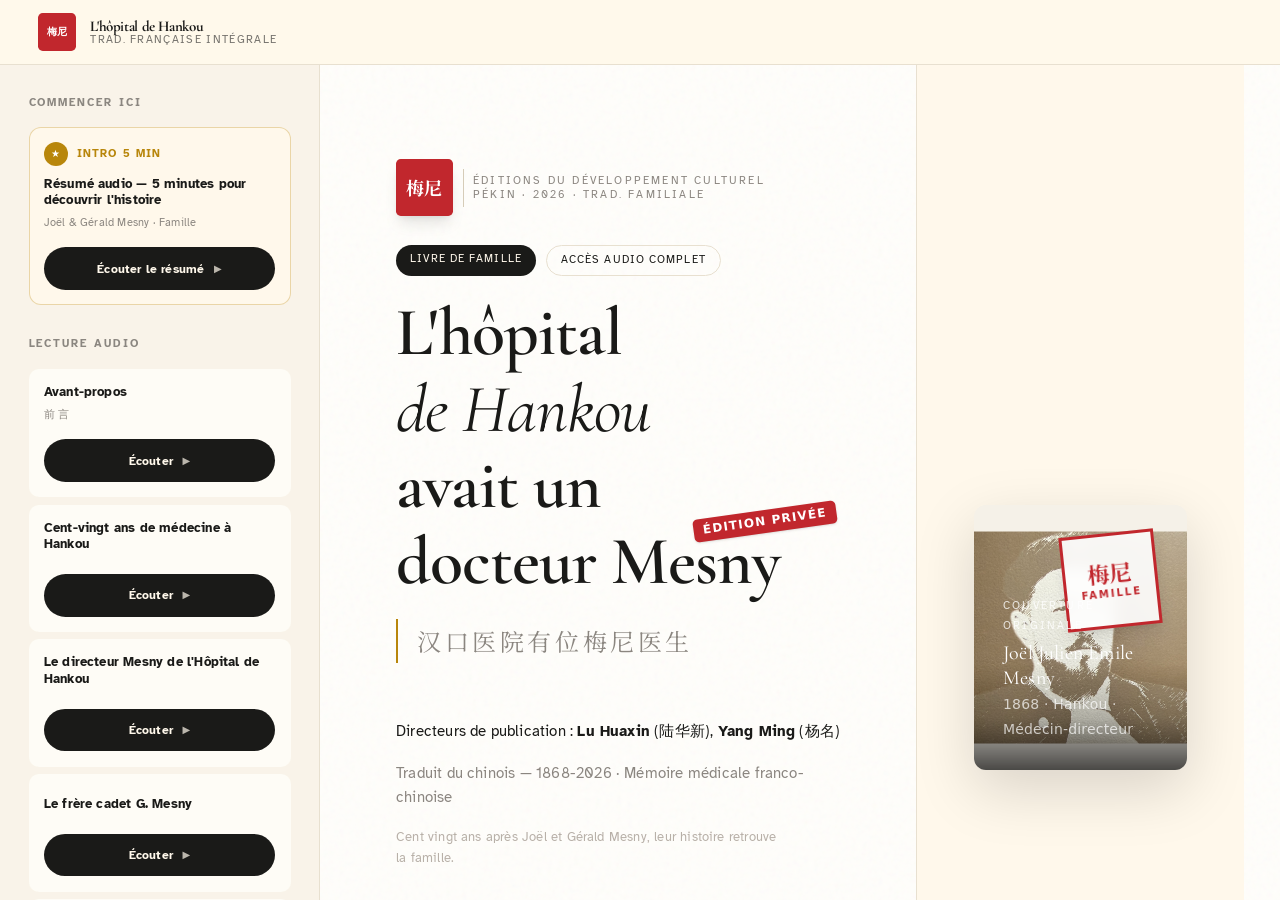
<file: livre-mesny/index.html>
<!doctype html>
<html lang="fr">
  <head>
    <meta charset="utf-8" />
    <meta name="viewport" content="width=device-width, initial-scale=1, viewport-fit=cover" />
    <meta name="color-scheme" content="light dark" />
    <!-- Empty inline icon: stops the browser fetching /favicon.ico, which
         lives outside the space's routes and fails auth. -->
    <link rel="icon" href="data:," />
    <title>Livre Mesny — Traduction française</title>
    
  <link rel="stylesheet" crossorigin href="./assets/index-v8n7tsda.css"><script type="module" crossorigin src="./assets/index-8yrswpqc.js"></script></head>
  <body>
    <div
      data-generated-space-root=""
      data-generated-space-slug="livre-mesny-traduction-fran-aise"
    ></div>
  </body>
</html>
</file>
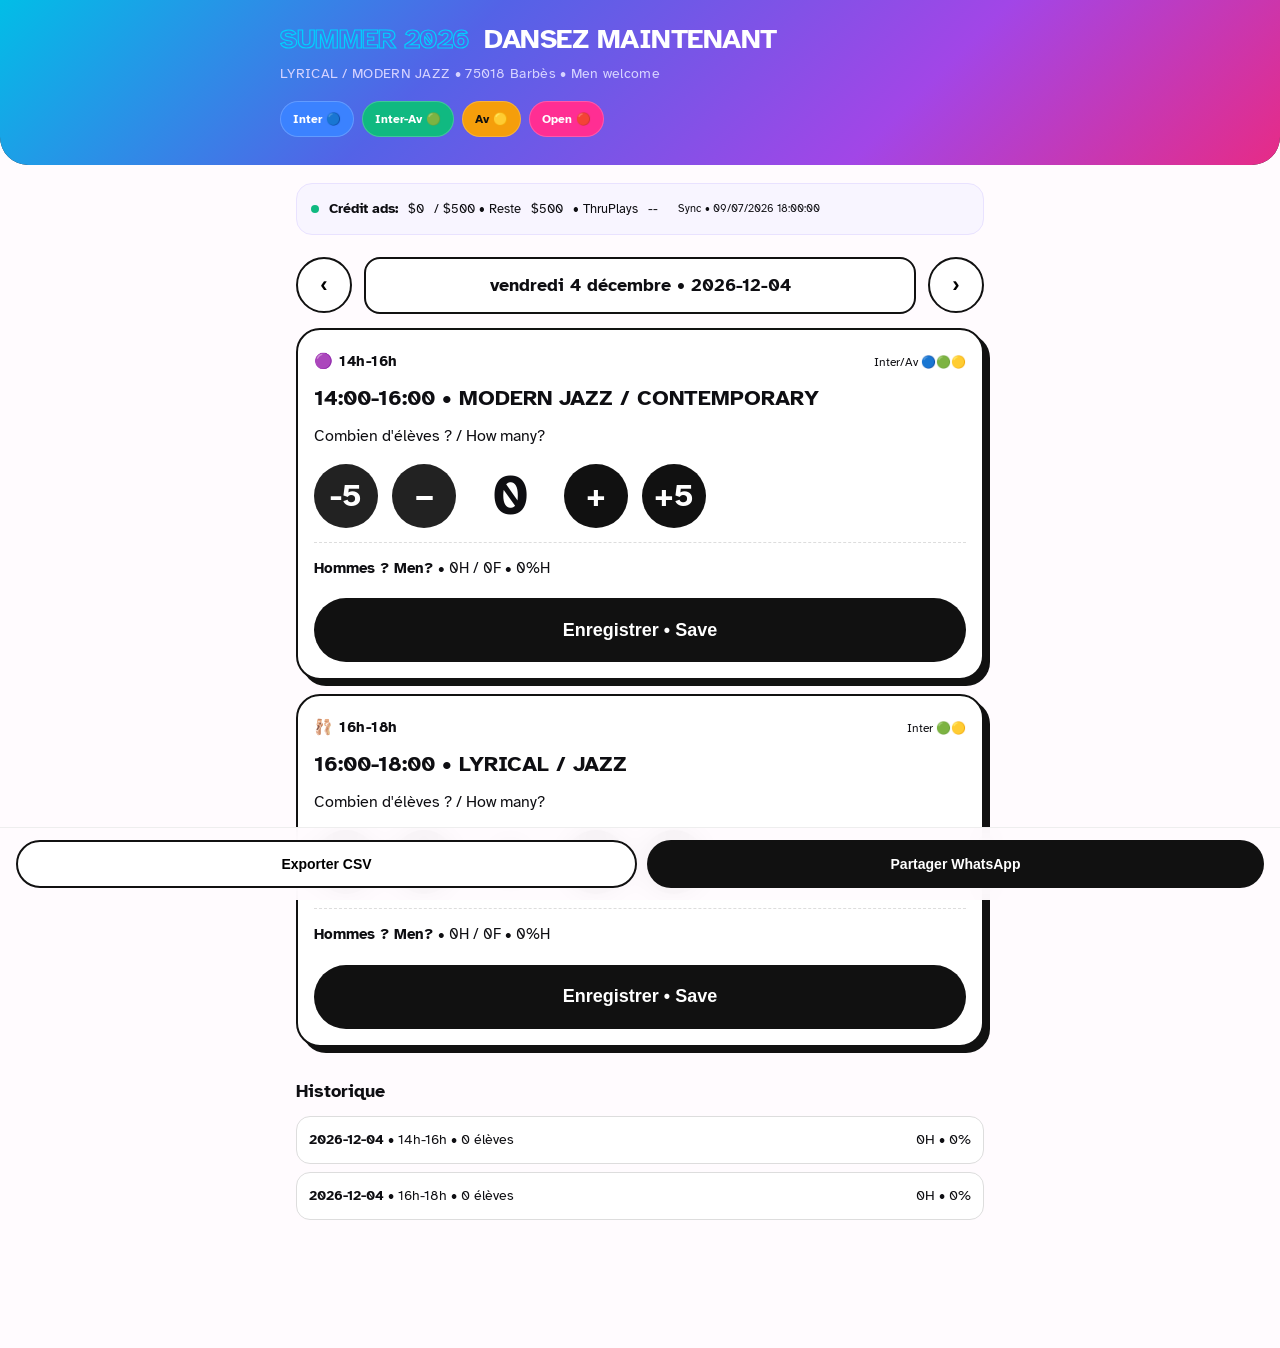
<file: mblara-tracker/index.html>
<!DOCTYPE html>
<html lang="fr">
<head>
<meta charset="UTF-8">
<meta name="viewport" content="width=device-width, initial-scale=1.0, viewport-fit=cover">
<title>Dansez Maintenant — Tracker élèves</title>
<link rel="manifest" href="manifest.json">
<meta name="theme-color" content="#0E0E12">
<link rel="preconnect" href="https://fonts.googleapis.com">
<link href="https://fonts.googleapis.com/css2?family=Atkinson+Hyperlegible:wght@400;700&display=swap" rel="stylesheet">
<style>
:root{--grad:linear-gradient(135deg,#00D1FF 0%,#5B6CFF 35%,#B24CFF 70%,#FF2E93 100%);--bg:#FFFBFE;--card:#FFFFFF;--ink:#0E0E12;--muted:#6B6B7A}
*{box-sizing:border-box;-webkit-tap-highlight-color:transparent}
html,body{margin:0;padding:0;background:var(--bg);color:var(--ink);font-family:'Atkinson Hyperlegible',system-ui,sans-serif;line-height:1.85}
.hero{position:relative;background:#0E0E12;overflow:hidden;padding:24px 20px 28px;border-radius:0 0 28px 28px}
.hero .grad{position:absolute;inset:0;background:var(--grad);opacity:.9}
.hero .content{position:relative;max-width:720px;margin:0 auto}
.hero h1{margin:0;color:white;font-size:28px;font-weight:800;letter-spacing:-0.5px;line-height:1.1}
.hero h1 span.outline{color:transparent;-webkit-text-stroke:1.2px #00D1FF;padding-right:6px}
.hero .sub{color:#D6D3FF;margin:6px 0 0;font-size:14px;letter-spacing:.3px}
.pills{display:flex;gap:8px;flex-wrap:wrap;margin-top:14px}
.pill{background:rgba(255,255,255,.12);backdrop-filter:blur(8px);border:1px solid rgba(255,255,255,.2);color:white;border-radius:999px;padding:6px 12px;font-size:12px;font-weight:700}
.pill.blue{background:#3B82FF}.pill.green{background:#10B981}.pill.yellow{background:#F59E0B;color:#111}.pill.red{background:#FF2E93}
.wrap{max-width:720px;margin:0 auto;padding:18px 16px 120px}
.auto-bar{background:#F8F5FF;border:1px solid #E9E2FF;border-radius:16px;padding:12px 14px;display:flex;gap:10px;flex-wrap:wrap;align-items:center;font-size:13px}
.auto-bar b{font-size:14px}
.dot{width:8px;height:8px;border-radius:50%;background:#10B981;display:inline-block;animation:pulse 2s infinite}
@keyframes pulse{0%{opacity:1}50%{opacity:.5}100%{opacity:1}}
.date-row{display:flex;align-items:center;justify-content:space-between;margin:22px 0 14px}
.date-row button{width:56px;height:56px;border-radius:50%;border:2px solid #111;background:white;font-size:22px;font-weight:800}
.date-display{background:white;border:2px solid #111;border-radius:16px;padding:10px 18px;font-size:18px;font-weight:800;flex:1;margin:0 12px;text-align:center}
.card{background:var(--card);border:2px solid #111;border-radius:24px;padding:18px 16px 16px;margin:14px 0;box-shadow:6px 6px 0 #111;min-height:180px}
.card-top{display:flex;justify-content:space-between;align-items:center;margin-bottom:10px}
.time{font-weight:800;font-size:15px;letter-spacing:.5px}
.level{font-size:12px}
.label-big{font-size:22px;font-weight:800;line-height:1.1;margin:4px 0 12px}
.stepper{display:flex;align-items:center;gap:14px;margin:12px 0}
.stepper .minus,.stepper .plus{width:64px;height:64px;border-radius:50%;border:0;background:#111;color:white;font-size:32px;font-weight:800;display:flex;align-items:center;justify-content:center;cursor:pointer;user-select:none}
.stepper .minus{background:#222}
.stepper .num{font-size:56px;font-weight:900;line-height:1;min-width:80px;text-align:center}
.quick{display:flex;gap:8px;margin:8px 0}
.quick button{border-radius:999px;border:1px solid #ccc;background:white;padding:6px 12px;font-size:13px;font-weight:700}
.men-toggle{margin-top:14px;border-top:1px dashed #ddd;padding-top:12px}
.men-toggle summary{font-weight:800;font-size:15px;cursor:pointer;list-style:none}
.men-toggle summary::-webkit-details-marker{display:none}
.men-step{display:flex;align-items:center;gap:10px;margin-top:10px}
.men-step button{width:48px;height:48px;border-radius:50%;border:0;background:#333;color:white;font-size:24px;font-weight:800}
.men-step .mnum{font-size:28px;font-weight:800;min-width:50px;text-align:center}
.save{width:100%;height:64px;border-radius:999px;border:0;background:#111;color:white;font-size:18px;font-weight:800;margin-top:16px;transition:all .2s}
.save.saved{background:#10B981}
.history{margin-top:28px}
.hist-item{background:white;border:1px solid #ddd;border-radius:14px;padding:10px 12px;display:flex;justify-content:space-between;align-items:center;margin:8px 0;font-size:14px}
.foot{position:fixed;bottom:0;left:0;right:0;background:rgba(255,251,254,.96);backdrop-filter:blur(12px);border-top:1px solid #eee;padding:12px 16px;display:flex;gap:10px}
.foot button{flex:1;height:48px;border-radius:999px;border:0;font-weight:800;font-size:14px}
.btn-ghost{background:white;border:2px solid #111 !important}
.btn-black{background:#111;color:white}
</style>
</head>
<body>
<div class="hero">
<div class="grad"></div>
<div class="content">
<h1><span class="outline">SUMMER 2026</span> DANSEZ MAINTENANT</h1>
<div class="sub">LYRICAL / MODERN JAZZ • 75018 Barbès • Men welcome</div>
<div class="pills">
<span class="pill blue">Inter 🔵</span><span class="pill green">Inter-Av 🟢</span><span class="pill yellow">Av 🟡</span><span class="pill red">Open 🔴</span>
</div>
</div>
</div>

<div class="wrap">
<div class="auto-bar" id="autoBar">
<span class="dot"></span><b>Crédit ads:</b> <span id="spent">$--</span> / $500 • Reste <span id="remain">$--</span> • ThruPlays <span id="thru">--</span>
<br><small id="syncInfo">Sync auto depuis Hatch • dernière maj auto via GitHub Action</small>
</div>

<div class="date-row">
<button id="prevD">‹</button>
<div class="date-display" id="dateDisp">—</div>
<button id="nextD">›</button>
</div>

<div id="cards"></div>

<div class="history">
<h3 style="font-size:18px;font-weight:800;margin:8px 0;">Historique</h3>
<div id="hist"></div>
</div>
</div>

<div class="foot">
<button class="btn-ghost" id="exportBtn">Exporter CSV</button>
<button class="btn-black" id="waBtn">Partager WhatsApp</button>
</div>

<script>
const SLOTS=[
{id:'slot1',label:'14:00-16:00 • MODERN JAZZ / CONTEMPORARY',emoji:'🟣',time:'14h-16h',levels:'Inter/Av 🔵🟢🟡'},
{id:'slot2',label:'16:00-18:00 • LYRICAL / JAZZ',emoji:'🩰',time:'16h-18h',levels:'Inter 🟢🟡'}
];
let curDate=new Date();
function fmt(d){return d.toISOString().slice(0,10)}
function fmtFR(d){return d.toLocaleDateString('fr-FR',{weekday:'long',day:'numeric',month:'long'})}
function loadLogs(){try{return JSON.parse(localStorage.getItem('mblara_logs')||'[]')}catch{return []}}
function saveLogs(l){localStorage.setItem('mblara_logs',JSON.stringify(l))}
function getLog(date,slotId){return loadLogs().find(x=>x.date===date&&x.slotId===slotId)}
function render(){
const iso=fmt(curDate);
document.getElementById('dateDisp').textContent=fmtFR(curDate)+' • '+iso;
const logs=loadLogs();
const container=document.getElementById('cards');
container.innerHTML='';
SLOTS.forEach(slot=>{
const existing=logs.find(x=>x.date===iso&&x.slotId===slot.id)||{students:0,male:0};
let malePct=existing.students?Math.round(existing.male/existing.students*100):0;
container.innerHTML+=`
<div class="card" data-slot="${slot.id}">
<div class="card-top"><span class="time">${slot.emoji} ${slot.time}</span><span class="level">${slot.levels}</span></div>
<div class="label-big">${slot.label}</div>
<div>Combien d'élèves ? / How many?</div>
<div class="stepper">
<div class="minus" data-act="m5">-5</div>
<div class="minus" data-act="dec">−</div>
<div class="num">${existing.students}</div>
<div class="plus" data-act="inc">+</div>
<div class="plus" data-act="p5">+5</div>
</div>
<details class="men-toggle" ${existing.male>0?'open':''}>
<summary>Hommes ? Men? <span style="font-weight:400">• ${existing.male}H / ${existing.students?existing.students-existing.male:0}F • ${malePct}%H</span></summary>
<div class="men-step">
<button data-m="dec">−</button><div class="mnum">${existing.male}</div><button data-m="inc">+</button>
<span style="font-size:13px;color:#666">${existing.students-existing.male} femmes • auto</span>
</div>
</details>
<button class="save">Enregistrer • Save</button>
</div>`;
});
attach();
renderHist();
}
function attach(){
document.querySelectorAll('.card').forEach(card=>{
const slotId=card.dataset.slot;
const slot=SLOTS.find(s=>s.id===slotId);
const iso=fmt(curDate);
let logs=loadLogs();
let entry=logs.find(x=>x.date===iso&&x.slotId===slotId);
if(!entry){entry={date:iso,slotId,slotLabel:slot.label,students:0,male:0};logs.push(entry);saveLogs(logs)}
const numEl=card.querySelector('.num');
const mnumEl=card.querySelector('.mnum');
const saveBtn=card.querySelector('.save');
function updateNum(delta){
let l=loadLogs();let e=l.find(x=>x.date===iso&&x.slotId===slotId);
e.students=Math.max(0,Math.min(80,e.students+delta));
if(e.male>e.students)e.male=e.students;
saveLogs(l);numEl.textContent=e.students;if(mnumEl){const pct=e.students?Math.round(e.male/e.students*100):0;card.querySelector('summary span').textContent=`• ${e.male}H / ${e.students-e.male}F • ${pct}%H`;}
renderHist();
}
function updateMale(delta){
let l=loadLogs();let e=l.find(x=>x.date===iso&&x.slotId===slotId);
e.male=Math.max(0,Math.min(e.students,e.male+delta));
saveLogs(l);mnumEl.textContent=e.male;const pct=e.students?Math.round(e.male/e.students*100):0;card.querySelector('summary span').textContent=`• ${e.male}H / ${e.students-e.male}F • ${pct}%H`;
renderHist();
}
card.querySelectorAll('[data-act]').forEach(b=>{
b.onclick=()=>{const act=b.dataset.act;if(act==='dec')updateNum(-1);if(act==='inc')updateNum(1);if(act==='m5')updateNum(-5);if(act==='p5')updateNum(5);}
});
card.querySelectorAll('[data-m]').forEach(b=>{
b.onclick=()=>{if(b.dataset.m==='dec')updateMale(-1);else updateMale(1);}
});
saveBtn.onclick=()=>{
saveBtn.textContent='Enregistré ✓ Saved ✓';saveBtn.classList.add('saved');
setTimeout(()=>{saveBtn.textContent='Enregistrer • Save';saveBtn.classList.remove('saved');},2200);
};
});
}
function renderHist(){
const logs=loadLogs().sort((a,b)=>b.date.localeCompare(a.date));
const histEl=document.getElementById('hist');
if(!logs.length){histEl.innerHTML='<div style="color:#888;font-size:14px">Pas encore de cours enregistrés</div>';return}
histEl.innerHTML=logs.slice(0,20).map(l=>{
const pct=l.students?Math.round(l.male/l.students*100):0;
return `<div class="hist-item"><div><b>${l.date}</b> • ${l.slotId==='slot1'?'14h-16h':'16h-18h'} • ${l.students} élèves</div><div>${l.male}H • ${pct}%</div></div>`;
}).join('');
}
document.getElementById('prevD').onclick=()=>{curDate.setDate(curDate.getDate()-1);render()}
document.getElementById('nextD').onclick=()=>{curDate.setDate(curDate.getDate()+1);render()}
document.getElementById('exportBtn').onclick=()=>{
const logs=loadLogs();
let csv='date,slot,students,male,female,revenue_eur\n';
logs.forEach(l=>{csv+=`${l.date},"${l.slotLabel}",${l.students},${l.male},${l.students-l.male},${l.students*25}\n`});
const blob=new Blob([csv],{type:'text/csv'});
const url=URL.createObjectURL(blob);const a=document.createElement('a');a.href=url;a.download='mblara-eleves.csv';a.click();
};
document.getElementById('waBtn').onclick=()=>{
const logs=loadLogs().filter(l=>l.date===fmt(curDate));
if(!logs.length){alert('Pas de cours ce jour');return}
let txt=`Dansez Maintenant — ${fmtFR(curDate)}:\n`;
logs.forEach(l=>{const f=l.students-l.male;txt+=`• ${l.slotId==='slot1'?'14h-16h':'16h-18h'} ${l.slotLabel.split('•')[1]||''}: ${l.students} élèves (${l.male}H/${f}F)\n`});
txt+=`\nROAS: ${logs.reduce((s,x)=>s+x.students,0)} élèves × €25`;
const wa='https://wa.me/?text='+encodeURIComponent(txt);
window.open(wa,'_blank');
};
async function loadAds(){
try{
const res=await fetch('./ad-stats.json?'+Date.now());
if(!res.ok)throw 0;
const data=await res.json();
document.getElementById('spent').textContent='$'+(data.totalSpend||0).toFixed(0);
document.getElementById('remain').textContent='$'+(500-(data.totalSpend||0)).toFixed(0);
document.getElementById('thru').textContent=data.totalThruPlays||'--';
document.getElementById('syncInfo').textContent='Sync • '+new Date(data.lastSync).toLocaleString('fr-FR');
}catch(e){
document.getElementById('spent').textContent='$--';
document.getElementById('remain').textContent='$--';
}
}
loadAds();render();
if('serviceWorker' in navigator){navigator.serviceWorker.register('./sw.js').catch(()=>{})}
</script>
</body>
</html>
</file>
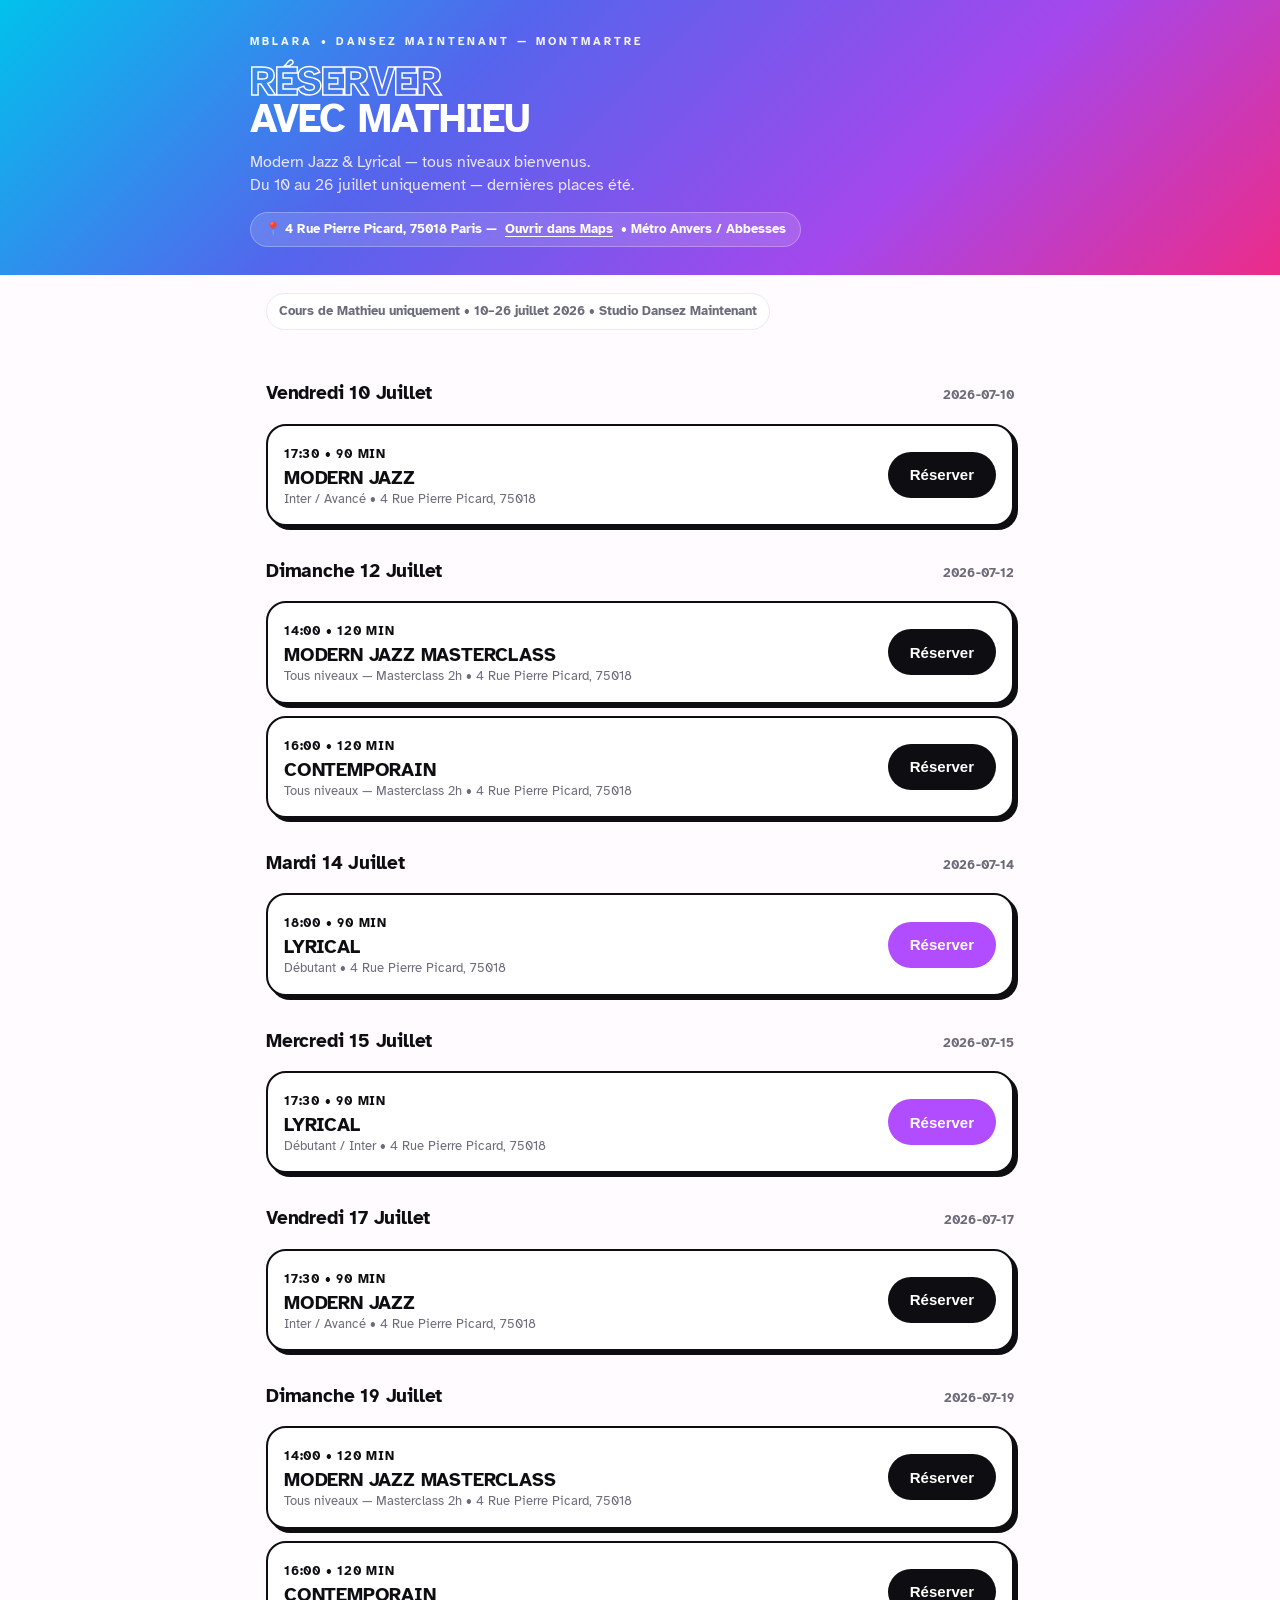
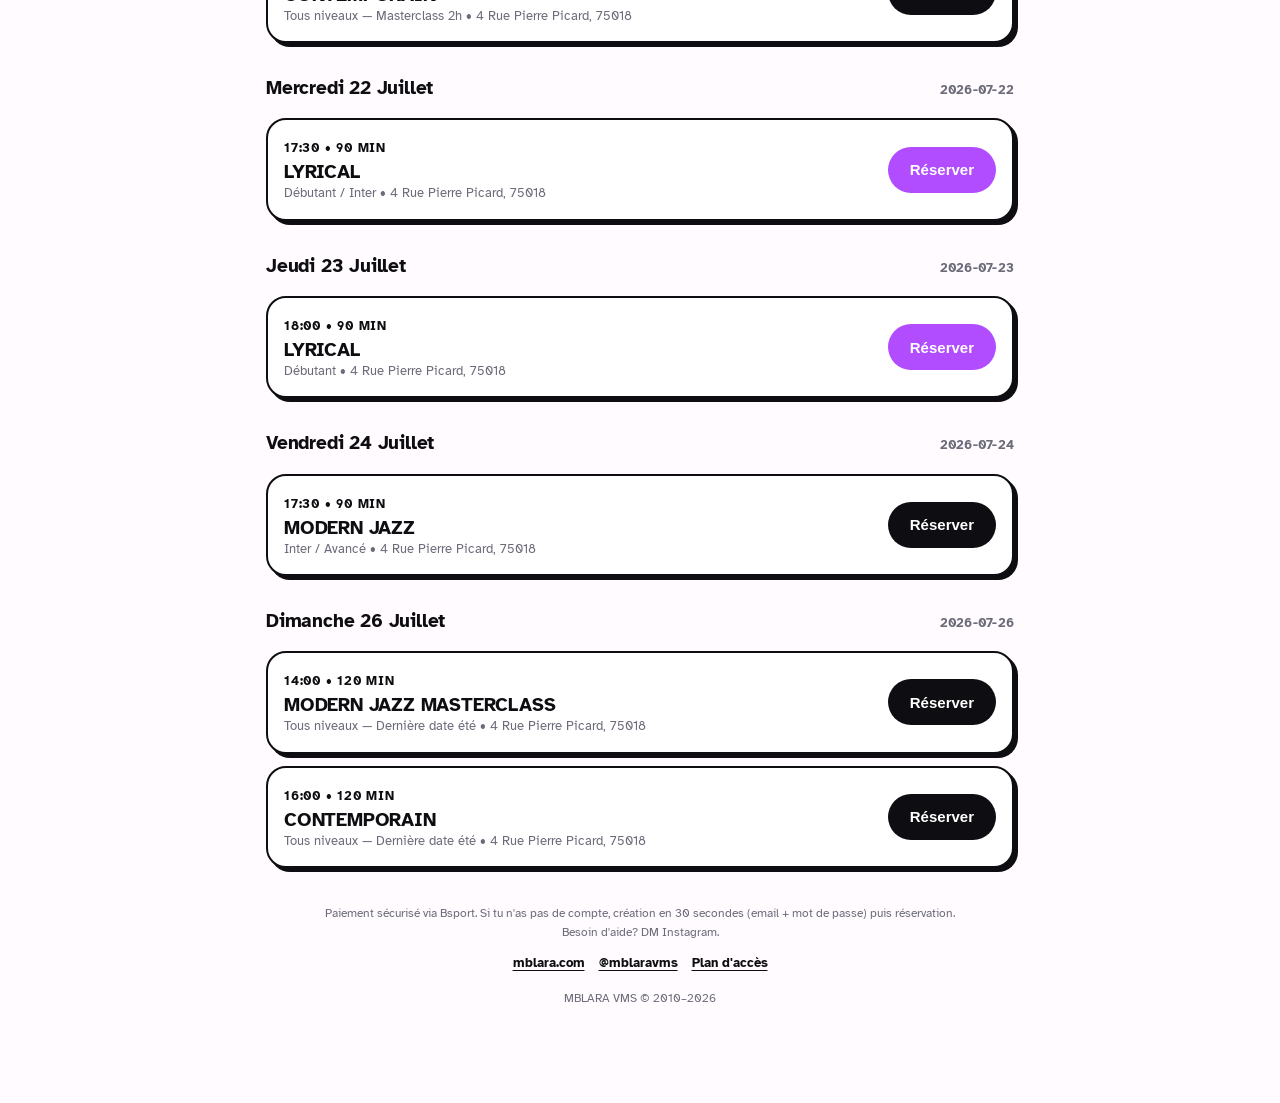
<file: mblara-tracker/book.html>
<!DOCTYPE html>
<html lang="fr">
<head>
<meta charset="UTF-8">
<meta name="viewport" content="width=device-width, initial-scale=1.0, viewport-fit=cover">
<meta name="color-scheme" content="light">
<meta name="theme-color" content="#0E0E12">
<title>Réserver avec Mathieu — MBLARA • Dansez Maintenant</title>
<meta name="description" content="Réserve ton cours Modern Jazz ou Lyrical avec Mathieu à Dansez Maintenant, 4 Rue Pierre Picard, 75018 Paris. Du 10 au 26 juillet uniquement.">
<meta property="og:title" content="Réserver avec Mathieu — MBLARA">
<meta property="og:description" content="Modern Jazz & Lyrical — Dansez Maintenant, Montmartre. 4 Rue Pierre Picard, 75018. Du 10 au 26 juillet.">
<meta property="og:type" content="website">
<meta property="og:url" content="https://book.mblara.com/">
<link rel="preconnect" href="https://fonts.googleapis.com">
<link href="https://fonts.googleapis.com/css2?family=Atkinson+Hyperlegible:wght@400;700&display=swap" rel="stylesheet">
<style>
:root{
  --bg:#FFFBFE;--ink:#0E0E12;--muted:#6B6B7A;--border:#EDE6FF;--lilac:#F3EFFF;
  --grad:linear-gradient(135deg,#00D1FF 0%,#5B6CFF 35%,#B24CFF 70%,#FF2E93 100%);
  --shadow:4px 4px 0 var(--ink);
}
*{box-sizing:border-box;-webkit-tap-highlight-color:transparent}
html,body{margin:0;padding:0;background:var(--bg);color:var(--ink);font-family:'Atkinson Hyperlegible',system-ui,-apple-system,Segoe UI,Roboto,sans-serif;line-height:1.85;font-size:16px;-webkit-font-smoothing:antialiased}
a{color:inherit}
:focus-visible{outline:3px solid #5B6CFF;outline-offset:2px;border-radius:6px}

/* HERO */
.hero{position:relative;background:#0E0E12;overflow:hidden;padding:32px 20px 28px}
.hero .grad{position:absolute;inset:0;background:var(--grad);opacity:.92}
.hero .content{position:relative;max-width:780px;margin:0 auto}
.kicker{color:rgba(255,255,255,.92);font-size:11px;font-weight:800;letter-spacing:.28em;text-transform:uppercase;margin-bottom:12px}
.hero h1{margin:0;color:white;font-size:40px;font-weight:800;line-height:.92;letter-spacing:-.9px}
.hero h1 .outline{-webkit-text-stroke:1.5px white;color:transparent}
.sub{color:#E9E4FF;margin:12px 0 0;font-size:15.5px;line-height:1.5;max-width:560px}
.addr{margin-top:16px;display:inline-flex;flex-wrap:wrap;align-items:center;gap:8px;background:rgba(255,255,255,.14);border:1px solid rgba(255,255,255,.26);backdrop-filter:blur(8px);border-radius:999px;padding:8px 14px;color:white;font-size:13px;font-weight:700;line-height:1.3}
.addr a{text-decoration:underline;text-underline-offset:3px}

/* LAYOUT */
.wrap{max-width:780px;margin:0 auto;padding:18px 16px 96px}
.badge{display:inline-block;background:white;border:1.5px solid var(--border);border-radius:999px;padding:6px 12px;font-size:12.5px;color:var(--muted);font-weight:700;margin-bottom:18px}
.day{margin:28px 0 8px}
.day-head{display:flex;align-items:baseline;justify-content:space-between;gap:12px;margin-bottom:12px}
.day-title{font-size:19px;font-weight:800;letter-spacing:-.2px;text-transform:capitalize}
.day-date{font-size:12.5px;color:var(--muted);font-weight:700;letter-spacing:.02em}
.class-row{display:flex;justify-content:space-between;align-items:center;gap:14px;padding:16px 16px;border:2px solid var(--ink);border-radius:20px;margin:12px 0;background:white;box-shadow:var(--shadow);transition:transform .12s ease}
.class-row:hover{transform:translate(-1px,-1px);box-shadow:5px 5px 0 var(--ink)}
.class-left{flex:1;min-width:0}
.class-time{font-weight:800;font-size:13px;letter-spacing:.06em;text-transform:uppercase}
.class-name{font-weight:800;font-size:19px;line-height:1.05;margin:3px 0 2px;letter-spacing:-.2px}
.class-meta{font-size:12.5px;color:var(--muted);line-height:1.4}
.btn{border:0;border-radius:999px;padding:13px 22px;font-weight:800;font-size:15px;cursor:pointer;white-space:nowrap;transition:.15s;min-height:46px;min-width:108px;text-align:center}
.btn-black{background:var(--ink);color:white}
.btn-black:hover{background:#1F1F28}
.btn-black:active{transform:scale(.97)}
.btn-lilac{background:#B24CFF;color:white}
.btn-lilac:hover{background:#9F3EEB}
.btn:focus-visible{outline-offset:3px}
.empty{padding:24px;border:2px dashed #D8D0F0;border-radius:18px;text-align:center;color:#6B6B7A;font-size:14px;margin:18px 0;background:white}
.foot{margin-top:36px;text-align:center}
.foot-note{font-size:11.5px;color:var(--muted);line-height:1.6}
.foot-links{margin-top:10px;display:flex;justify-content:center;gap:14px;flex-wrap:wrap;font-size:13px;font-weight:700}
.foot-links a{text-decoration:underline;text-underline-offset:3px}
@media(max-width:520px){.hero h1{font-size:34px}.class-row{padding:14px}.btn{width:108px;padding:12px 16px}}
</style>
<script>
!function(f,b,e,v,n,t,s){if(f.fbq)return;n=f.fbq=function(){n.callMethod?n.callMethod.apply(n,arguments):n.queue.push(arguments)};if(!f._fbq)f._fbq=n;n.push=n;n.loaded=!0;n.version='2.0';n.queue=[];t=b.createElement(e);t.async=!0;t.src=v;s=b.getElementsByTagName(e)[0];s.parentNode.insertBefore(t,s)}(window,document,'script','https://connect.facebook.net/en_US/fbevents.js');
// Pixel MBLARA — décommenter et remplacer ID quand prêt
// fbq('init','YOUR_PIXEL_ID');
// fbq('track','PageView');
function trackLead(content){
  try{ if(window.fbq) fbq('track','Lead',{content_name:content}); }catch(e){}
  try{ const k='mblara-book-leads'; const cur=JSON.parse(localStorage.getItem(k)||'[]'); cur.push({t:new Date().toISOString(),c:content}); localStorage.setItem(k,JSON.stringify(cur)); }catch(e){}
}
</script>
</head>
<body>
<div class="hero">
  <div class="grad" aria-hidden="true"></div>
  <div class="content">
    <div class="kicker">MBLARA • DANSEZ MAINTENANT — MONTMARTRE</div>
    <h1><span class="outline">RÉSERVER</span><br>AVEC MATHIEU</h1>
    <p class="sub">Modern Jazz & Lyrical — tous niveaux bienvenus.<br>Du 10 au 26 juillet uniquement — dernières places été.</p>
    <div class="addr">📍 4 Rue Pierre Picard, 75018 Paris — <a href="https://maps.google.com/?q=4+Rue+Pierre+Picard+75018+Paris" target="_blank" rel="noopener">Ouvrir dans Maps</a> • Métro Anvers / Abbesses</div>
  </div>
</div>

<div class="wrap">
  <div class="badge">Cours de Mathieu uniquement • 10–26 juillet 2026 • Studio Dansez Maintenant</div>
  <div id="list" role="list" aria-live="polite">
    <div class="empty">Chargement du planning…</div>
  </div>

  <div class="foot">
    <div class="foot-note">Paiement sécurisé via Bsport. Si tu n'as pas de compte, création en 30 secondes (email + mot de passe) puis réservation.<br>Besoin d'aide? DM Instagram.</div>
    <div class="foot-links">
      <a href="https://mblara.com" target="_blank" rel="noopener">mblara.com</a>
      <a href="https://www.instagram.com/mblaravms/" target="_blank" rel="noopener">@mblaravms</a>
      <a href="https://maps.google.com/?q=4+Rue+Pierre+Picard+75018+Paris" target="_blank" rel="noopener">Plan d'accès</a>
    </div>
    <div class="foot-note" style="margin-top:14px">MBLARA VMS © 2010–2026</div>
  </div>
</div>

<script>
const COACH_ID=125042;
const BASE="https://backoffice.bsport.io/m/Dansez%20Maintenant/2385/calendar/";
function bsportLink(dateStr){ return `${BASE}?tabSelected=0&index=0&date=${dateStr}&coaches=${COACH_ID}`; }
function fmtDayTitle(dateStr){
  try{
    const d=new Date(dateStr+'T12:00:00');
    return d.toLocaleDateString('fr-FR',{weekday:'long',day:'numeric',month:'long'});
  }catch(e){ return dateStr; }
}

async function loadSchedule(){
  const listEl=document.getElementById('list');
  try{
    const res=await fetch('./schedule.json?v='+Date.now(),{cache:'no-store'});
    if(!res.ok) throw new Error('no schedule');
    const data=await res.json();
    if(!data || !data.length) throw new Error('empty');
    const groups=groupByDate(data);
    renderGroups(groups);
  }catch(e){
    listEl.innerHTML=`<div class="empty">
      Planning en cours de mise à jour.<br><br>
      Tu peux ouvrir directement le planning filtré de Mathieu sur Bsport :
      <br><br>
      <a href="${bsportLink('2026-07-10')}" target="_blank" rel="noopener" class="btn btn-black" style="display:inline-block;text-decoration:none" onclick="trackLead('fallback_full')">Ouvrir le planning sur Bsport</a>
      <br><br>
      <span style="font-size:12px;color:#6B6B7A">Filtre coach 125042 appliqué — tu ne vois que Mathieu.</span>
    </div>`;
  }
}

function groupByDate(arr){
  const map={};
  arr.forEach(c=>{
    if(!c.date) return;
    if(c.date < '2026-07-10' || c.date > '2026-07-26') return;
    map[c.date]=map[c.date]||[];
    map[c.date].push(c);
  });
  return Object.keys(map).sort().map(date=>({date, slots:map[date].sort((a,b)=>(a.time||'').localeCompare(b.time||''))}));
}

function renderGroups(groups){
  const listEl=document.getElementById('list');
  listEl.innerHTML='';
  if(!groups.length){
    listEl.innerHTML='<div class="empty">Aucun cours trouvé entre le 10 et le 26 juillet. Vérifie directement sur Bsport.</div>';
    return;
  }
  groups.forEach(g=>{
    const dayEl=document.createElement('div');
    dayEl.className='day';
    dayEl.setAttribute('role','listitem');
    dayEl.innerHTML=`<div class="day-head"><div class="day-title">${fmtDayTitle(g.date)}</div><div class="day-date">${g.date}</div></div>`;
    g.slots.forEach(s=>{
      const name=(s.name||'').trim()||'Modern Jazz / Lyrical';
      const time=(s.time||'').trim();
      const level=(s.level||'Tous niveaux').trim();
      const dur=(s.duration||'').trim();
      const isLyrical=name.toLowerCase().includes('lyrical');
      const row=document.createElement('div');
      row.className='class-row';
      row.innerHTML=`
        <div class="class-left">
          <div class="class-time">${time}${dur ? ' • '+dur : ''}</div>
          <div class="class-name">${name}</div>
          <div class="class-meta">${level} • 4 Rue Pierre Picard, 75018</div>
        </div>
        <button class="btn ${isLyrical?'btn-lilac':'btn-black'}" aria-label="Réserver ${name} le ${g.date} à ${time}">Réserver</button>
      `;
      row.querySelector('button').addEventListener('click',()=>{
        trackLead(`${name}_${g.date}_${time}`);
        window.open(bsportLink(g.date),'_blank','noopener');
      });
      dayEl.appendChild(row);
    });
    listEl.appendChild(dayEl);
  });
}

loadSchedule();
</script>
</body>
</html>
</file>
<file: livre-mesny/assets/index-v8n7tsda.css>
@import "https://fonts.googleapis.com/css2?family=Atkinson+Hyperlegible:wght@400;700&family=Cormorant+Garamond:ital,wght@0,400;0,600;0,700;1,400;1,600&family=Noto+Serif+SC:wght@400;600&display=swap";:root{--buncss-light:initial;--buncss-dark: ;color-scheme:light dark;--twsa-safe-area-inset-top:env(safe-area-inset-top,0px);--twsa-safe-area-inset-right:env(safe-area-inset-right,0px);--twsa-safe-area-inset-bottom:env(safe-area-inset-bottom,0px);--twsa-safe-area-inset-left:env(safe-area-inset-left,0px)}@media (prefers-color-scheme:dark){:root{--buncss-light: ;--buncss-dark:initial}}html,[data-generated-space-root]{height:100%;min-height:100%}[data-generated-space-root]{overflow:auto;position:fixed;scrollbar-width:none;inset:0}.hatch-space-root[data-hatch-space-root]{--hatch-space-bottom-padding:calc(var(--bottom-padding,0px) + env(safe-area-inset-bottom,0px));box-sizing:border-box;min-height:calc(100% + var(--header-height,0px) + var(--hatch-space-bottom-padding));min-height:calc(100dvh + var(--header-height,0px) + var(--hatch-space-bottom-padding));padding-top:var(--header-height,0px);padding-bottom:var(--hatch-space-bottom-padding);background:var(--bg,#f4f7fb);color:var(--text,#0f172a)}@media (prefers-color-scheme:dark){.hatch-space-root[data-hatch-space-root]{background:var(--bg,#0c111b);color:var(--text,#e5eef9)}}[data-generated-space-root]::-webkit-scrollbar{display:none}/*! tailwindcss v4.0.9 | MIT License | https://tailwindcss.com */@layer theme{:root,:host{--font-sans:ui-sans-serif,system-ui,sans-serif,"Apple Color Emoji","Segoe UI Emoji","Segoe UI Symbol","Noto Color Emoji";--color-green-600:oklch(62.7% .194 149.214);--color-emerald-600:oklch(59.6% .145 163.225);--color-black:#000;--color-white:#fff;--spacing:.25rem;--font-weight-normal:400;--font-weight-medium:500;--font-weight-semibold:600;--font-weight-bold:700;--tracking-tight:-.025em;--tracking-wide:.025em;--tracking-widest:.1em;--leading-tight:1.25;--animate-pulse:pulse 2s cubic-bezier(.4,0,.6,1)infinite;--blur-sm:8px;--blur-xl:24px;--default-transition-duration:.15s;--default-transition-timing-function:cubic-bezier(.4,0,.2,1)}}@layer base{*,:after,:before{box-sizing:border-box;border:0 solid;margin:0;padding:0}::backdrop{box-sizing:border-box;border:0 solid;margin:0;padding:0}::-webkit-file-upload-button{box-sizing:border-box;border:0 solid;margin:0;padding:0}::file-selector-button{box-sizing:border-box;border:0 solid;margin:0;padding:0}html,:host{-webkit-text-size-adjust:100%;tab-size:4;font-feature-settings:initial;font-variation-settings:initial;-webkit-tap-highlight-color:transparent;font-family:ui-sans-serif,system-ui,-apple-system,BlinkMacSystemFont,Segoe UI,Roboto,Noto Sans,Ubuntu,Cantarell,Helvetica Neue,sans-serif,Apple Color Emoji,Segoe UI Emoji,Segoe UI Symbol,Noto Color Emoji;line-height:1.5}hr{color:inherit;border-top-width:1px;height:0}abbr:where([title]){-webkit-text-decoration:underline dotted;text-decoration:underline dotted}h1,h2,h3,h4,h5,h6{font-size:inherit;font-weight:inherit}a{color:inherit;-webkit-text-decoration:inherit;text-decoration:inherit}b,strong{font-weight:bolder}code,kbd,samp,pre{font-feature-settings:initial;font-variation-settings:initial;font-family:ui-monospace,SFMono-Regular,Menlo,Monaco,Consolas,Liberation Mono,Courier New,monospace;font-size:1em}small{font-size:80%}sub,sup{position:relative;vertical-align:baseline;font-size:75%;line-height:0}sub{bottom:-.25em}sup{top:-.5em}table{text-indent:0;border-color:inherit;border-collapse:collapse}:-moz-focusring{outline:auto}progress{vertical-align:baseline}summary{display:list-item}ol,ul,menu{list-style:none}img,svg,video,canvas,audio,iframe,embed,object{display:block;vertical-align:middle}img,video{max-width:100%;height:auto}button,input,select,optgroup,textarea{font:inherit;font-feature-settings:inherit;font-variation-settings:inherit;letter-spacing:inherit;color:inherit;opacity:1;background-color:#0000;border-radius:0}::-webkit-file-upload-button{font:inherit;font-feature-settings:inherit;font-variation-settings:inherit;letter-spacing:inherit;color:inherit;opacity:1;background-color:#0000;border-radius:0}::file-selector-button{font:inherit;font-feature-settings:inherit;font-variation-settings:inherit;letter-spacing:inherit;color:inherit;opacity:1;background-color:#0000;border-radius:0}:where(select:-webkit-any([multiple],[size])) optgroup{font-weight:bolder}:where(select:-moz-any([multiple],[size])) optgroup{font-weight:bolder}:where(select:is([multiple],[size])) optgroup{font-weight:bolder}:where(select:-webkit-any([multiple],[size])) optgroup option{padding-inline-start:20px}:where(select:-moz-any([multiple],[size])) optgroup option{padding-inline-start:20px}:where(select:is([multiple],[size])) optgroup option{padding-inline-start:20px}::-webkit-file-upload-button{margin-inline-end:4px}::file-selector-button{margin-inline-end:4px}::placeholder{opacity:1}@supports ( not (-webkit-appearance: -apple-pay-button)) or (contain-intrinsic-size: 1px){::placeholder{color:color-mix(in oklab,currentcolor 50%,transparent)}}textarea{resize:vertical}::-webkit-search-decoration{-webkit-appearance:none}::-webkit-date-and-time-value{text-align:inherit;min-height:1lh}::-webkit-datetime-edit{display:inline-flex}::-webkit-datetime-edit-fields-wrapper{padding:0}::-webkit-datetime-edit{padding-block-start:0;padding-block-end:0}::-webkit-datetime-edit-year-field{padding-block-start:0;padding-block-end:0}::-webkit-datetime-edit-month-field{padding-block-start:0;padding-block-end:0}::-webkit-datetime-edit-day-field{padding-block-start:0;padding-block-end:0}::-webkit-datetime-edit-hour-field{padding-block-start:0;padding-block-end:0}::-webkit-datetime-edit-minute-field{padding-block-start:0;padding-block-end:0}::-webkit-datetime-edit-second-field{padding-block-start:0;padding-block-end:0}::-webkit-datetime-edit-millisecond-field{padding-block-start:0;padding-block-end:0}::-webkit-datetime-edit-meridiem-field{padding-block-start:0;padding-block-end:0}::-webkit-calendar-picker-indicator{line-height:1}:-moz-ui-invalid{box-shadow:none}button{appearance:button}input:where([type=button],[type=reset],[type=submit]){appearance:button}::-webkit-file-upload-button{appearance:button}::file-selector-button{appearance:button}::-webkit-inner-spin-button{height:auto}::-webkit-outer-spin-button{height:auto}[hidden]:where(:not([hidden=until-found])){display:none!important}}@layer utilities{.pointer-events-none{pointer-events:none}.visible{visibility:visible}.sr-only{position:absolute;overflow:hidden;clip:rect(0,0,0,0);white-space:nowrap;border-width:0;width:1px;height:1px;margin:-1px;padding:0}.absolute{position:absolute}.fixed{position:fixed}.relative{position:relative}.static{position:static}.sticky{position:sticky}.inset-0{inset:calc(var(--spacing)*0)}.inset-x-0{inset-inline:calc(var(--spacing)*0)}.-top-3{top:calc(var(--spacing)*-3)}.top-0{top:calc(var(--spacing)*0)}.top-1\/2{top:50%}.top-3{top:calc(var(--spacing)*3)}.top-4{top:calc(var(--spacing)*4)}.top-6{top:calc(var(--spacing)*6)}.top-\[64px\]{top:64px}.-right-8{right:calc(var(--spacing)*-8)}.right-0{right:calc(var(--spacing)*0)}.right-3{right:calc(var(--spacing)*3)}.right-4{right:calc(var(--spacing)*4)}.right-6{right:calc(var(--spacing)*6)}.right-\[-10\%\]{right:-10%}.bottom-0{bottom:calc(var(--spacing)*0)}.left-0{left:calc(var(--spacing)*0)}.left-\[-8\%\]{left:-8%}.z-10{z-index:10}.z-30{z-index:30}.z-40{z-index:40}.z-50{z-index:50}.z-\[60\]{z-index:60}.\!container{width:100%!important}@media (min-width:40rem){.\!container{max-width:40rem!important}}@media (min-width:48rem){.\!container{max-width:48rem!important}}@media (min-width:64rem){.\!container{max-width:64rem!important}}@media (min-width:80rem){.\!container{max-width:80rem!important}}@media (min-width:96rem){.\!container{max-width:96rem!important}}.container{width:100%}@media (min-width:40rem){.container{max-width:40rem}}@media (min-width:48rem){.container{max-width:48rem}}@media (min-width:64rem){.container{max-width:64rem}}@media (min-width:80rem){.container{max-width:80rem}}@media (min-width:96rem){.container{max-width:96rem}}.-m-2{margin:calc(var(--spacing)*-2)}.mx-auto{margin-inline-start:auto;margin-inline-end:auto}.my-3{margin-block:calc(var(--spacing)*3)}.my-6{margin-block:calc(var(--spacing)*6)}.my-8{margin-block:calc(var(--spacing)*8)}.my-10{margin-block:calc(var(--spacing)*10)}.mt-0\.5{margin-top:calc(var(--spacing)*.5)}.mt-1{margin-top:calc(var(--spacing)*1)}.mt-2{margin-top:calc(var(--spacing)*2)}.mt-3{margin-top:calc(var(--spacing)*3)}.mt-4{margin-top:calc(var(--spacing)*4)}.mt-5{margin-top:calc(var(--spacing)*5)}.mt-6{margin-top:calc(var(--spacing)*6)}.mt-8{margin-top:calc(var(--spacing)*8)}.mt-10{margin-top:calc(var(--spacing)*10)}.mt-12{margin-top:calc(var(--spacing)*12)}.mt-20{margin-top:calc(var(--spacing)*20)}.mr-2{margin-right:calc(var(--spacing)*2)}.mb-1{margin-bottom:calc(var(--spacing)*1)}.mb-2{margin-bottom:calc(var(--spacing)*2)}.mb-3{margin-bottom:calc(var(--spacing)*3)}.mb-4{margin-bottom:calc(var(--spacing)*4)}.mb-6{margin-bottom:calc(var(--spacing)*6)}.mb-8{margin-bottom:calc(var(--spacing)*8)}.mb-10{margin-bottom:calc(var(--spacing)*10)}.mb-16{margin-bottom:calc(var(--spacing)*16)}.ml-2{margin-left:calc(var(--spacing)*2)}.ml-\[2px\]{margin-left:2px}.ml-\[3px\]{margin-left:3px}.line-clamp-2{overflow:hidden;display:-webkit-box;-webkit-line-clamp:2;-webkit-box-orient:vertical}.block{display:block}.flex{display:flex}.grid{display:grid}.hidden{display:none}.inline{display:inline}.inline-block{display:inline-block}.inline-flex{display:inline-flex}.table{display:table}.aspect-\[4\/3\]{aspect-ratio:4/3}.aspect-\[4\/5\]{aspect-ratio:4/5}.h-1\.5{height:calc(var(--spacing)*1.5)}.h-2{height:calc(var(--spacing)*2)}.h-3{height:calc(var(--spacing)*3)}.h-5{height:calc(var(--spacing)*5)}.h-6{height:calc(var(--spacing)*6)}.h-7{height:calc(var(--spacing)*7)}.h-8{height:calc(var(--spacing)*8)}.h-9{height:calc(var(--spacing)*9)}.h-10{height:calc(var(--spacing)*10)}.h-11{height:calc(var(--spacing)*11)}.h-12{height:calc(var(--spacing)*12)}.h-14{height:calc(var(--spacing)*14)}.h-20{height:calc(var(--spacing)*20)}.h-\[3px\]{height:3px}.h-\[28px\]{height:28px}.h-\[32px\]{height:32px}.h-\[40\%\]{height:40%}.h-\[50\%\]{height:50%}.h-\[60\%\]{height:60%}.h-\[60px\]{height:60px}.h-\[64px\]{height:64px}.h-\[68px\]{height:68px}.h-\[calc\(100vh-64px\)\]{height:calc(100vh - 64px)}.h-full{height:100%}.h-px{height:1px}.max-h-\[78vh\]{max-height:78vh}.max-h-\[88vh\]{max-height:88vh}.min-h-\[86vh\]{min-height:86vh}.min-h-screen{min-height:100vh}.w-1{width:calc(var(--spacing)*1)}.w-1\.5{width:calc(var(--spacing)*1.5)}.w-2{width:calc(var(--spacing)*2)}.w-3{width:calc(var(--spacing)*3)}.w-5{width:calc(var(--spacing)*5)}.w-6{width:calc(var(--spacing)*6)}.w-8{width:calc(var(--spacing)*8)}.w-9{width:calc(var(--spacing)*9)}.w-10{width:calc(var(--spacing)*10)}.w-11{width:calc(var(--spacing)*11)}.w-12{width:calc(var(--spacing)*12)}.w-14{width:calc(var(--spacing)*14)}.w-20{width:calc(var(--spacing)*20)}.w-\[40\%\]{width:40%}.w-\[60\%\]{width:60%}.w-\[64px\]{width:64px}.w-\[86\%\]{width:86%}.w-\[320px\]{width:320px}.w-full{width:100%}.w-px{width:1px}.max-w-\[48ch\]{max-width:48ch}.max-w-\[60ch\]{max-width:60ch}.max-w-\[62ch\]{max-width:62ch}.max-w-\[90vw\]{max-width:90vw}.max-w-\[160px\]{max-width:160px}.max-w-\[360px\]{max-width:360px}.max-w-\[520px\]{max-width:520px}.max-w-\[760px\]{max-width:760px}.max-w-\[1600px\]{max-width:1600px}.max-w-full{max-width:100%}.max-w-none{max-width:none}.min-w-0{min-width:calc(var(--spacing)*0)}.min-w-\[84px\]{min-width:84px}.min-w-\[260px\]{min-width:260px}.flex-1{flex:1}.shrink-0{flex-shrink:0}.rotate-\[-5deg\]{rotate:-5deg}.rotate-\[-6deg\]{rotate:-6deg}.rotate-\[-8deg\]{rotate:-8deg}.transform{transform:var(--tw-rotate-x)var(--tw-rotate-y)var(--tw-rotate-z)var(--tw-skew-x)var(--tw-skew-y)}.animate-\[fadeIn_0\.3s_ease\]{animation:fadeIn .3s ease}.animate-pulse{animation:var(--animate-pulse)}.cursor-pointer{cursor:pointer}.cursor-zoom-in{cursor:zoom-in}.resize{resize:both}.scroll-mt-\[132px\]{scroll-margin-top:132px}.appearance-none{appearance:none}.flex-col{flex-direction:column}.flex-wrap{flex-wrap:wrap}.items-center{align-items: center}.items-start{align-items: flex-start}.items-stretch{align-items:stretch}.justify-between{justify-content:space-between}.justify-center{justify-content:center}.gap-0{gap:calc(var(--spacing)*0)}.gap-0\.5{gap:calc(var(--spacing)*.5)}.gap-1{gap:calc(var(--spacing)*1)}.gap-1\.5{gap:calc(var(--spacing)*1.5)}.gap-2{gap:calc(var(--spacing)*2)}.gap-3{gap:calc(var(--spacing)*3)}.gap-4{gap:calc(var(--spacing)*4)}.gap-6{gap:calc(var(--spacing)*6)}.gap-8{gap:calc(var(--spacing)*8)}:where(.space-y-1>:not(:last-child)){--tw-space-y-reverse:0;margin-block-start:calc(calc(var(--spacing)*1)*var(--tw-space-y-reverse));margin-block-end:calc(calc(var(--spacing)*1)*calc(1 - var(--tw-space-y-reverse)))}:where(.space-y-1\.5>:not(:last-child)){--tw-space-y-reverse:0;margin-block-start:calc(calc(var(--spacing)*1.5)*var(--tw-space-y-reverse));margin-block-end:calc(calc(var(--spacing)*1.5)*calc(1 - var(--tw-space-y-reverse)))}:where(.space-y-3>:not(:last-child)){--tw-space-y-reverse:0;margin-block-start:calc(calc(var(--spacing)*3)*var(--tw-space-y-reverse));margin-block-end:calc(calc(var(--spacing)*3)*calc(1 - var(--tw-space-y-reverse)))}:where(.space-y-6>:not(:last-child)){--tw-space-y-reverse:0;margin-block-start:calc(calc(var(--spacing)*6)*var(--tw-space-y-reverse));margin-block-end:calc(calc(var(--spacing)*6)*calc(1 - var(--tw-space-y-reverse)))}:where(.space-y-\[80px\]>:not(:last-child)){--tw-space-y-reverse:0;margin-block-start:calc(80px*var(--tw-space-y-reverse));margin-block-end:calc(80px*calc(1 - var(--tw-space-y-reverse)))}.truncate{overflow:hidden;text-overflow:ellipsis;white-space:nowrap}.overflow-hidden{overflow:hidden}.overflow-y-auto{overflow-y:auto}.rounded{border-radius:.25rem}.rounded-\[8px\]{border-radius:8px}.rounded-\[10px\]{border-radius:10px}.rounded-\[12px\]{border-radius:12px}.rounded-\[16px\]{border-radius:16px}.rounded-\[24px\]{border-radius:24px}.rounded-full{border-radius:3.40282e38px}.border{border-style:var(--tw-border-style);border-width:1px}.border-\[2\.5px\]{border-style:var(--tw-border-style);border-width:2.5px}.border-\[3px\]{border-style:var(--tw-border-style);border-width:3px}.border-t{border-top-style:var(--tw-border-style);border-top-width:1px}.border-t-2{border-top-style:var(--tw-border-style);border-top-width:2px}.border-r{border-right-style:var(--tw-border-style);border-right-width:1px}.border-b{border-bottom-style:var(--tw-border-style);border-bottom-width:1px}.border-l-2{border-left-style:var(--tw-border-style);border-left-width:2px}.border-dashed{--tw-border-style:dashed;border-style:dashed}.border-\[\#C1272D\]{border-color:#c1272d}.border-\[\#C1272D\]\/80{border-color:#c1272dcc;border-color:color(display-p3 .695921 .213048 .204336/.8);border-color:lab(43.4757% 59.9374 37.6903/.8)}.border-\[\#E8D5A0\]{border-color:#e8d5a0}.border-\[var\(--border\)\]{border-color:var(--border)}.border-\[var\(--border-strong\)\]{border-color:var(--border-strong)}.border-\[var\(--gold\)\]{border-color:var(--gold)}.border-\[var\(--gold\)\]\/30{border-color:color-mix(in oklab,var(--gold)30%,transparent)}.border-\[var\(--text\)\]{border-color:var(--text)}.border-transparent{border-color:#0000}.bg-\[\#0a0a0a\]\/95{background-color:#0a0a0af2;background-color:color(display-p3 .0392157 .0392157 .0392157/.95);background-color:lab(2.74175% -.00000745058 .00000298023/.95)}.bg-\[\#4ADE80\]{background-color:#4ade80}.bg-\[\#FFF8EB\]{background-color:#fff8eb}.bg-\[var\(--accent\)\]{background-color:var(--accent)}.bg-\[var\(--accent\)\]\/5{background-color:color-mix(in oklab,var(--accent)5%,transparent)}.bg-\[var\(--bg\)\]{background-color:var(--bg)}.bg-\[var\(--bg\)\]\/95{background-color:color-mix(in oklab,var(--bg)95%,transparent)}.bg-\[var\(--border\)\]{background-color:var(--border)}.bg-\[var\(--border-strong\)\]{background-color:var(--border-strong)}.bg-\[var\(--dim\)\]{background-color:var(--dim)}.bg-\[var\(--gold\)\]{background-color:var(--gold)}.bg-\[var\(--gold\)\]\/10{background-color:color-mix(in oklab,var(--gold)10%,transparent)}.bg-\[var\(--surface\)\]{background-color:var(--surface)}.bg-\[var\(--surface\)\]\/95{background-color:color-mix(in oklab,var(--surface)95%,transparent)}.bg-\[var\(--surface-bamboo\)\]{background-color:var(--surface-bamboo)}.bg-\[var\(--surface-bamboo\)\]\/60{background-color:color-mix(in oklab,var(--surface-bamboo)60%,transparent)}.bg-\[var\(--surface-paper\)\]{background-color:var(--surface-paper)}.bg-\[var\(--text\)\]{background-color:var(--text)}.bg-black{background-color:var(--color-black)}.bg-black\/10{background-color:color-mix(in oklab,var(--color-black)10%,transparent)}.bg-black\/40{background-color:color-mix(in oklab,var(--color-black)40%,transparent)}.bg-black\/60{background-color:color-mix(in oklab,var(--color-black)60%,transparent)}.bg-current{background-color:currentColor}.bg-emerald-600{background-color:var(--color-emerald-600)}.bg-green-600{background-color:var(--color-green-600)}.bg-white{background-color:var(--color-white)}.bg-white\/10{background-color:color-mix(in oklab,var(--color-white)10%,transparent)}.bg-white\/15{background-color:color-mix(in oklab,var(--color-white)15%,transparent)}.bg-white\/20{background-color:color-mix(in oklab,var(--color-white)20%,transparent)}.bg-white\/70{background-color:color-mix(in oklab,var(--color-white)70%,transparent)}.bg-white\/90{background-color:color-mix(in oklab,var(--color-white)90%,transparent)}.bg-gradient-to-r{--tw-gradient-position:to right in oklab;background-image:linear-gradient(var(--tw-gradient-stops))}.bg-gradient-to-t{--tw-gradient-position:to top in oklab;background-image:linear-gradient(var(--tw-gradient-stops))}.from-\[var\(--gold\)\]{--tw-gradient-from:var(--gold);--tw-gradient-stops:var(--tw-gradient-via-stops,var(--tw-gradient-position),var(--tw-gradient-from)var(--tw-gradient-from-position),var(--tw-gradient-to)var(--tw-gradient-to-position))}.from-black\/70{--tw-gradient-from:color-mix(in oklab,var(--color-black)70%,transparent);--tw-gradient-stops:var(--tw-gradient-via-stops,var(--tw-gradient-position),var(--tw-gradient-from)var(--tw-gradient-from-position),var(--tw-gradient-to)var(--tw-gradient-to-position))}.via-\[var\(--accent\)\]{--tw-gradient-via:var(--accent);--tw-gradient-via-stops:var(--tw-gradient-position),var(--tw-gradient-from)var(--tw-gradient-from-position),var(--tw-gradient-via)var(--tw-gradient-via-position),var(--tw-gradient-to)var(--tw-gradient-to-position);--tw-gradient-stops:var(--tw-gradient-via-stops)}.via-black\/20{--tw-gradient-via:color-mix(in oklab,var(--color-black)20%,transparent);--tw-gradient-via-stops:var(--tw-gradient-position),var(--tw-gradient-from)var(--tw-gradient-from-position),var(--tw-gradient-via)var(--tw-gradient-via-position),var(--tw-gradient-to)var(--tw-gradient-to-position);--tw-gradient-stops:var(--tw-gradient-via-stops)}.to-\[var\(--gold\)\]{--tw-gradient-to:var(--gold);--tw-gradient-stops:var(--tw-gradient-via-stops,var(--tw-gradient-position),var(--tw-gradient-from)var(--tw-gradient-from-position),var(--tw-gradient-to)var(--tw-gradient-to-position))}.to-transparent{--tw-gradient-to:transparent;--tw-gradient-stops:var(--tw-gradient-via-stops,var(--tw-gradient-position),var(--tw-gradient-from)var(--tw-gradient-from-position),var(--tw-gradient-to)var(--tw-gradient-to-position))}.object-contain{object-fit:contain}.object-cover{object-fit:cover}.p-1{padding:calc(var(--spacing)*1)}.p-3{padding:calc(var(--spacing)*3)}.p-4{padding:calc(var(--spacing)*4)}.p-5{padding:calc(var(--spacing)*5)}.p-6{padding:calc(var(--spacing)*6)}.px-1{padding-inline:calc(var(--spacing)*1)}.px-2{padding-inline:calc(var(--spacing)*2)}.px-2\.5{padding-inline:calc(var(--spacing)*2.5)}.px-3{padding-inline:calc(var(--spacing)*3)}.px-3\.5{padding-inline:calc(var(--spacing)*3.5)}.px-4{padding-inline:calc(var(--spacing)*4)}.px-6{padding-inline:calc(var(--spacing)*6)}.px-8{padding-inline:calc(var(--spacing)*8)}.py-1{padding-block:calc(var(--spacing)*1)}.py-1\.5{padding-block:calc(var(--spacing)*1.5)}.py-2\.5{padding-block:calc(var(--spacing)*2.5)}.py-3{padding-block:calc(var(--spacing)*3)}.py-10{padding-block:calc(var(--spacing)*10)}.py-12{padding-block:calc(var(--spacing)*12)}.pt-6{padding-top:calc(var(--spacing)*6)}.pt-10{padding-top:calc(var(--spacing)*10)}.pt-\[64px\]{padding-top:64px}.pt-safe{padding-top:var(--twsa-safe-area-inset-top)}.pr-0{padding-right:calc(var(--spacing)*0)}.pl-3{padding-left:calc(var(--spacing)*3)}.pl-4{padding-left:calc(var(--spacing)*4)}.text-center{text-align:center}.text-left{text-align:left}.text-right{text-align:right}.align-middle{vertical-align:middle}.font-\[Cormorant_Garamond\]{font-family:Cormorant Garamond}.font-sans{font-family:var(--font-sans)}.text-\[9px\]{font-size:9px}.text-\[10px\]{font-size:10px}.text-\[11px\]{font-size:11px}.text-\[12px\]{font-size:12px}.text-\[13px\]{font-size:13px}.text-\[14px\]{font-size:14px}.text-\[15px\]{font-size:15px}.text-\[16px\]{font-size:16px}.text-\[17px\]{font-size:17px}.text-\[18px\]{font-size:18px}.text-\[19px\]{font-size:19px}.text-\[20px\]{font-size:20px}.text-\[22px\]{font-size:22px}.text-\[28px\]{font-size:28px}.text-\[42px\]{font-size:42px}.leading-5{--tw-leading:calc(var(--spacing)*5);line-height:calc(var(--spacing)*5)}.leading-\[0\.9\]{--tw-leading:.9;line-height:.9}.leading-\[1\.1\]{--tw-leading:1.1;line-height:1.1}.leading-\[1\.02\]{--tw-leading:1.02;line-height:1.02}.leading-\[1\.05\]{--tw-leading:1.05;line-height:1.05}.leading-\[1\.5\]{--tw-leading:1.5;line-height:1.5}.leading-\[1\.6\]{--tw-leading:1.6;line-height:1.6}.leading-\[1\.85\]{--tw-leading:1.85;line-height:1.85}.leading-\[1\],.leading-none{--tw-leading:1;line-height:1}.leading-tight{--tw-leading:var(--leading-tight);line-height:var(--leading-tight)}.font-\[400\]{--tw-font-weight:400;font-weight:400}.font-\[700\]{--tw-font-weight:700;font-weight:700}.font-bold{--tw-font-weight:var(--font-weight-bold);font-weight:var(--font-weight-bold)}.font-medium{--tw-font-weight:var(--font-weight-medium);font-weight:var(--font-weight-medium)}.font-normal{--tw-font-weight:var(--font-weight-normal);font-weight:var(--font-weight-normal)}.font-semibold{--tw-font-weight:var(--font-weight-semibold);font-weight:var(--font-weight-semibold)}.tracking-\[-0\.01em\]{--tw-tracking:-.01em;letter-spacing:-.01em}.tracking-\[-0\.02em\]{--tw-tracking:-.02em;letter-spacing:-.02em}.tracking-\[0\.2em\]{--tw-tracking:.2em;letter-spacing:.2em}.tracking-\[0\.12em\]{--tw-tracking:.12em;letter-spacing:.12em}.tracking-\[0\.14em\]{--tw-tracking:.14em;letter-spacing:.14em}.tracking-\[0\.15em\]{--tw-tracking:.15em;letter-spacing:.15em}.tracking-\[0\.18em\]{--tw-tracking:.18em;letter-spacing:.18em}.tracking-tight{--tw-tracking:var(--tracking-tight);letter-spacing:var(--tracking-tight)}.tracking-wide{--tw-tracking:var(--tracking-wide);letter-spacing:var(--tracking-wide)}.tracking-widest{--tw-tracking:var(--tracking-widest);letter-spacing:var(--tracking-widest)}.text-\[\#C1272D\]{color:#c1272d}.text-\[\#C1272D\]\/80{color:#c1272dcc;color:color(display-p3 .695921 .213048 .204336/.8);color:lab(43.4757% 59.9374 37.6903/.8)}.text-\[var\(--bg\)\]{color:var(--bg)}.text-\[var\(--border-strong\)\]{color:var(--border-strong)}.text-\[var\(--dim\)\]{color:var(--dim)}.text-\[var\(--dim-light\)\]{color:var(--dim-light)}.text-\[var\(--gold\)\]{color:var(--gold)}.text-\[var\(--text\)\]{color:var(--text)}.text-black{color:var(--color-black)}.text-black\/60{color:color-mix(in oklab,var(--color-black)60%,transparent)}.text-white{color:var(--color-white)}.text-white\/50{color:color-mix(in oklab,var(--color-white)50%,transparent)}.text-white\/60{color:color-mix(in oklab,var(--color-white)60%,transparent)}.text-white\/70{color:color-mix(in oklab,var(--color-white)70%,transparent)}.text-white\/80{color:color-mix(in oklab,var(--color-white)80%,transparent)}.uppercase{text-transform:uppercase}.italic{font-style:italic}.not-italic{font-style:normal}.tabular-nums{--tw-numeric-spacing:tabular-nums;font-variant-numeric:var(--tw-ordinal,)var(--tw-slashed-zero,)var(--tw-numeric-figure,)var(--tw-numeric-spacing,)var(--tw-numeric-fraction,)}.accent-\[var\(--accent\)\]{accent-color:var(--accent)}.accent-white{accent-color:var(--color-white)}.opacity-0{opacity:0}.opacity-60{opacity:.6}.opacity-70{opacity:.7}.opacity-80{opacity:.8}.opacity-90{opacity:.9}.opacity-\[0\.04\]{opacity:.04}.opacity-\[0\.035\]{opacity:.035}.shadow{--tw-shadow:0 1px 3px 0 var(--tw-shadow-color,#0000001a),0 1px 2px -1px var(--tw-shadow-color,#0000001a);box-shadow:var(--tw-inset-shadow),var(--tw-inset-ring-shadow),var(--tw-ring-offset-shadow),var(--tw-ring-shadow),var(--tw-shadow)}.shadow-2xl{--tw-shadow:0 25px 50px -12px var(--tw-shadow-color,#00000040);box-shadow:var(--tw-inset-shadow),var(--tw-inset-ring-shadow),var(--tw-ring-offset-shadow),var(--tw-ring-shadow),var(--tw-shadow)}.shadow-\[0_4px_24px_rgba\(0\,0\,0\,0\.06\)\]{--tw-shadow:0 4px 24px var(--tw-shadow-color,#0000000f);box-shadow:var(--tw-inset-shadow),var(--tw-inset-ring-shadow),var(--tw-ring-offset-shadow),var(--tw-ring-shadow),var(--tw-shadow)}.shadow-\[0_8px_20px_rgba\(0\,0\,0\,0\.12\)\]{--tw-shadow:0 8px 20px var(--tw-shadow-color,#0000001f);box-shadow:var(--tw-inset-shadow),var(--tw-inset-ring-shadow),var(--tw-ring-offset-shadow),var(--tw-ring-shadow),var(--tw-shadow)}.shadow-\[0_8px_24px_rgba\(0\,0\,0\,0\.06\)\]{--tw-shadow:0 8px 24px var(--tw-shadow-color,#0000000f);box-shadow:var(--tw-inset-shadow),var(--tw-inset-ring-shadow),var(--tw-ring-offset-shadow),var(--tw-ring-shadow),var(--tw-shadow)}.shadow-\[0_8px_24px_rgba\(0\,0\,0\,0\.15\)\]{--tw-shadow:0 8px 24px var(--tw-shadow-color,#00000026);box-shadow:var(--tw-inset-shadow),var(--tw-inset-ring-shadow),var(--tw-ring-offset-shadow),var(--tw-ring-shadow),var(--tw-shadow)}.shadow-\[0_12px_40px_rgba\(0\,0\,0\,0\.08\)\,0_1px_3px_rgba\(0\,0\,0\,0\.04\)\]{--tw-shadow:0 12px 40px var(--tw-shadow-color,#00000014),0 1px 3px var(--tw-shadow-color,#0000000a);box-shadow:var(--tw-inset-shadow),var(--tw-inset-ring-shadow),var(--tw-ring-offset-shadow),var(--tw-ring-shadow),var(--tw-shadow)}.shadow-\[0_12px_40px_rgba\(184\,134\,11\,0\.08\)\]{--tw-shadow:0 12px 40px var(--tw-shadow-color,#b8860b14);box-shadow:var(--tw-inset-shadow),var(--tw-inset-ring-shadow),var(--tw-ring-offset-shadow),var(--tw-ring-shadow),var(--tw-shadow)}.shadow-\[0_20px_60px_rgba\(0\,0\,0\,0\.15\)\]{--tw-shadow:0 20px 60px var(--tw-shadow-color,#00000026);box-shadow:var(--tw-inset-shadow),var(--tw-inset-ring-shadow),var(--tw-ring-offset-shadow),var(--tw-ring-shadow),var(--tw-shadow)}.shadow-lg{--tw-shadow:0 10px 15px -3px var(--tw-shadow-color,#0000001a),0 4px 6px -4px var(--tw-shadow-color,#0000001a);box-shadow:var(--tw-inset-shadow),var(--tw-inset-ring-shadow),var(--tw-ring-offset-shadow),var(--tw-ring-shadow),var(--tw-shadow)}.shadow-sm{--tw-shadow:0 1px 3px 0 var(--tw-shadow-color,#0000001a),0 1px 2px -1px var(--tw-shadow-color,#0000001a);box-shadow:var(--tw-inset-shadow),var(--tw-inset-ring-shadow),var(--tw-ring-offset-shadow),var(--tw-ring-shadow),var(--tw-shadow)}.shadow-xl{--tw-shadow:0 20px 25px -5px var(--tw-shadow-color,#0000001a),0 8px 10px -6px var(--tw-shadow-color,#0000001a);box-shadow:var(--tw-inset-shadow),var(--tw-inset-ring-shadow),var(--tw-ring-offset-shadow),var(--tw-ring-shadow),var(--tw-shadow)}.ring-\[1\.5px\]{--tw-ring-shadow:var(--tw-ring-inset,)0 0 0 calc(1.5px + var(--tw-ring-offset-width))var(--tw-ring-color,currentColor);box-shadow:var(--tw-inset-shadow),var(--tw-inset-ring-shadow),var(--tw-ring-offset-shadow),var(--tw-ring-shadow),var(--tw-shadow)}.ring-\[var\(--gold\)\]{--tw-ring-color:var(--gold)}.ring-offset-8{--tw-ring-offset-width:8px;--tw-ring-offset-shadow:var(--tw-ring-inset,)0 0 0 var(--tw-ring-offset-width)var(--tw-ring-offset-color)}.ring-offset-\[var\(--bg\)\]{--tw-ring-offset-color:var(--bg)}.blur{--tw-blur:blur(8px);filter:var(--tw-blur,)var(--tw-brightness,)var(--tw-contrast,)var(--tw-grayscale,)var(--tw-hue-rotate,)var(--tw-invert,)var(--tw-saturate,)var(--tw-sepia,)var(--tw-drop-shadow,)}.blur-\[60px\]{--tw-blur:blur(60px);filter:var(--tw-blur,)var(--tw-brightness,)var(--tw-contrast,)var(--tw-grayscale,)var(--tw-hue-rotate,)var(--tw-invert,)var(--tw-saturate,)var(--tw-sepia,)var(--tw-drop-shadow,)}.blur-\[80px\]{--tw-blur:blur(80px);filter:var(--tw-blur,)var(--tw-brightness,)var(--tw-contrast,)var(--tw-grayscale,)var(--tw-hue-rotate,)var(--tw-invert,)var(--tw-saturate,)var(--tw-sepia,)var(--tw-drop-shadow,)}.filter{filter:var(--tw-blur,)var(--tw-brightness,)var(--tw-contrast,)var(--tw-grayscale,)var(--tw-hue-rotate,)var(--tw-invert,)var(--tw-saturate,)var(--tw-sepia,)var(--tw-drop-shadow,)}.backdrop-blur,.backdrop-blur-\[8px\]{--tw-backdrop-blur:blur(8px);-webkit-backdrop-filter:var(--tw-backdrop-blur,)var(--tw-backdrop-brightness,)var(--tw-backdrop-contrast,)var(--tw-backdrop-grayscale,)var(--tw-backdrop-hue-rotate,)var(--tw-backdrop-invert,)var(--tw-backdrop-opacity,)var(--tw-backdrop-saturate,)var(--tw-backdrop-sepia,);backdrop-filter:var(--tw-backdrop-blur,)var(--tw-backdrop-brightness,)var(--tw-backdrop-contrast,)var(--tw-backdrop-grayscale,)var(--tw-backdrop-hue-rotate,)var(--tw-backdrop-invert,)var(--tw-backdrop-opacity,)var(--tw-backdrop-saturate,)var(--tw-backdrop-sepia,)}.backdrop-blur-\[12px\]{--tw-backdrop-blur:blur(12px);-webkit-backdrop-filter:var(--tw-backdrop-blur,)var(--tw-backdrop-brightness,)var(--tw-backdrop-contrast,)var(--tw-backdrop-grayscale,)var(--tw-backdrop-hue-rotate,)var(--tw-backdrop-invert,)var(--tw-backdrop-opacity,)var(--tw-backdrop-saturate,)var(--tw-backdrop-sepia,);backdrop-filter:var(--tw-backdrop-blur,)var(--tw-backdrop-brightness,)var(--tw-backdrop-contrast,)var(--tw-backdrop-grayscale,)var(--tw-backdrop-hue-rotate,)var(--tw-backdrop-invert,)var(--tw-backdrop-opacity,)var(--tw-backdrop-saturate,)var(--tw-backdrop-sepia,)}.backdrop-blur-sm{--tw-backdrop-blur:blur(var(--blur-sm));-webkit-backdrop-filter:var(--tw-backdrop-blur,)var(--tw-backdrop-brightness,)var(--tw-backdrop-contrast,)var(--tw-backdrop-grayscale,)var(--tw-backdrop-hue-rotate,)var(--tw-backdrop-invert,)var(--tw-backdrop-opacity,)var(--tw-backdrop-saturate,)var(--tw-backdrop-sepia,);backdrop-filter:var(--tw-backdrop-blur,)var(--tw-backdrop-brightness,)var(--tw-backdrop-contrast,)var(--tw-backdrop-grayscale,)var(--tw-backdrop-hue-rotate,)var(--tw-backdrop-invert,)var(--tw-backdrop-opacity,)var(--tw-backdrop-saturate,)var(--tw-backdrop-sepia,)}.backdrop-blur-xl{--tw-backdrop-blur:blur(var(--blur-xl));-webkit-backdrop-filter:var(--tw-backdrop-blur,)var(--tw-backdrop-brightness,)var(--tw-backdrop-contrast,)var(--tw-backdrop-grayscale,)var(--tw-backdrop-hue-rotate,)var(--tw-backdrop-invert,)var(--tw-backdrop-opacity,)var(--tw-backdrop-saturate,)var(--tw-backdrop-sepia,);backdrop-filter:var(--tw-backdrop-blur,)var(--tw-backdrop-brightness,)var(--tw-backdrop-contrast,)var(--tw-backdrop-grayscale,)var(--tw-backdrop-hue-rotate,)var(--tw-backdrop-invert,)var(--tw-backdrop-opacity,)var(--tw-backdrop-saturate,)var(--tw-backdrop-sepia,)}.transition{transition-property:color,background-color,border-color,outline-color,text-decoration-color,fill,stroke,--tw-gradient-from,--tw-gradient-via,--tw-gradient-to,opacity,box-shadow,transform,translate,scale,rotate,filter,-webkit-backdrop-filter,backdrop-filter;transition-timing-function:var(--tw-ease,var(--default-transition-timing-function));transition-duration:var(--tw-duration,var(--default-transition-duration))}.transition-all{transition-property:all;transition-timing-function:var(--tw-ease,var(--default-transition-timing-function));transition-duration:var(--tw-duration,var(--default-transition-duration))}.transition-colors{transition-property:color,background-color,border-color,outline-color,text-decoration-color,fill,stroke,--tw-gradient-from,--tw-gradient-via,--tw-gradient-to;transition-timing-function:var(--tw-ease,var(--default-transition-timing-function));transition-duration:var(--tw-duration,var(--default-transition-duration))}.transition-opacity{transition-property:opacity;transition-timing-function:var(--tw-ease,var(--default-transition-timing-function));transition-duration:var(--tw-duration,var(--default-transition-duration))}.transition-transform{transition-property:transform,translate,scale,rotate;transition-timing-function:var(--tw-ease,var(--default-transition-timing-function));transition-duration:var(--tw-duration,var(--default-transition-duration))}.delay-100{transition-delay:.1s}.duration-100{--tw-duration:.1s;transition-duration:.1s}.duration-700{--tw-duration:.7s;transition-duration:.7s}@media (hover:hover){.group-hover\:scale-\[1\.02\]:is(:where(.group):hover *){scale:1.02}}@media (hover:hover){.group-hover\:bg-white\/25:is(:where(.group):hover *){background-color:color-mix(in oklab,var(--color-white)25%,transparent)}}@media (hover:hover){.group-hover\:text-\[var\(--text\)\]:is(:where(.group):hover *){color:var(--text)}}@media (hover:hover){.group-hover\:opacity-100:is(:where(.group):hover *){opacity:1}}.selection\:bg-\[var\(--accent\)\] *::selection{background-color:var(--accent)}.selection\:bg-\[var\(--accent\)\]::selection{background-color:var(--accent)}.selection\:text-white *::selection{color:var(--color-white)}.selection\:text-white::selection{color:var(--color-white)}@media (hover:hover){.hover\:border-\[var\(--border\)\]:hover{border-color:var(--border)}}@media (hover:hover){.hover\:border-\[var\(--gold\)\]:hover{border-color:var(--gold)}}@media (hover:hover){.hover\:border-\[var\(--text\)\]:hover{border-color:var(--text)}}@media (hover:hover){.hover\:bg-\[var\(--border\)\]:hover{background-color:var(--border)}}@media (hover:hover){.hover\:bg-\[var\(--surface\)\]:hover{background-color:var(--surface)}}@media (hover:hover){.hover\:bg-\[var\(--surface-bamboo\)\]:hover{background-color:var(--surface-bamboo)}}@media (hover:hover){.hover\:bg-black:hover{background-color:var(--color-black)}}@media (hover:hover){.hover\:bg-white\/10:hover{background-color:color-mix(in oklab,var(--color-white)10%,transparent)}}@media (hover:hover){.hover\:bg-white\/20:hover{background-color:color-mix(in oklab,var(--color-white)20%,transparent)}}@media (hover:hover){.hover\:bg-white\/90:hover{background-color:color-mix(in oklab,var(--color-white)90%,transparent)}}@media (hover:hover){.hover\:text-\[var\(--text\)\]:hover{color:var(--text)}}@media (hover:hover){.hover\:text-white:hover{color:var(--color-white)}}@media (hover:hover){.hover\:shadow-\[0_4px_16px_rgba\(0\,0\,0\,0\.06\)\]:hover{--tw-shadow:0 4px 16px var(--tw-shadow-color,#0000000f);box-shadow:var(--tw-inset-shadow),var(--tw-inset-ring-shadow),var(--tw-ring-offset-shadow),var(--tw-ring-shadow),var(--tw-shadow)}}.active\:scale-95:active{--tw-scale-x:95%;--tw-scale-y:95%;--tw-scale-z:95%;scale:var(--tw-scale-x)var(--tw-scale-y)}.active\:scale-\[0\.98\]:active{scale:.98}@media (min-width:40rem){.sm\:-right-12{right:calc(var(--spacing)*-12)}}@media (min-width:40rem){.sm\:-m-4{margin:calc(var(--spacing)*-4)}}@media (min-width:40rem){.sm\:my-7{margin-block:calc(var(--spacing)*7)}}@media (min-width:40rem){.sm\:flex{display:flex}}@media (min-width:40rem){.sm\:hidden{display:none}}@media (min-width:40rem){.sm\:inline-block{display:inline-block}}@media (min-width:40rem){.sm\:aspect-\[16\/10\]{aspect-ratio:16/10}}@media (min-width:40rem){.sm\:h-\[72px\]{height:72px}}@media (min-width:40rem){.sm\:w-\[180px\]{width:180px}}@media (min-width:40rem){.sm\:w-\[200px\]{width:200px}}@media (min-width:40rem){.sm\:w-auto{width:auto}}@media (min-width:40rem){.sm\:grid-cols-2{grid-template-columns:repeat(2,minmax(0,1fr))}}@media (min-width:40rem){.sm\:flex-row{flex-direction:row}}@media (min-width:40rem){.sm\:items-center{align-items: center}}@media (min-width:40rem){.sm\:justify-start{justify-content:flex-start}}@media (min-width:40rem){.sm\:p-5{padding:calc(var(--spacing)*5)}}@media (min-width:40rem){.sm\:p-8{padding:calc(var(--spacing)*8)}}@media (min-width:40rem){.sm\:p-10{padding:calc(var(--spacing)*10)}}@media (min-width:40rem){.sm\:px-6{padding-inline:calc(var(--spacing)*6)}}@media (min-width:40rem){.sm\:px-7{padding-inline:calc(var(--spacing)*7)}}@media (min-width:40rem){.sm\:px-8{padding-inline:calc(var(--spacing)*8)}}@media (min-width:40rem){.sm\:px-10{padding-inline:calc(var(--spacing)*10)}}@media (min-width:40rem){.sm\:py-16{padding-block:calc(var(--spacing)*16)}}@media (min-width:40rem){.sm\:pr-\[80px\]{padding-right:80px}}@media (min-width:40rem){.sm\:text-\[12px\]{font-size:12px}}@media (min-width:40rem){.sm\:text-\[15px\]{font-size:15px}}@media (min-width:40rem){.sm\:text-\[17px\]{font-size:17px}}@media (min-width:40rem){.sm\:text-\[19px\]{font-size:19px}}@media (min-width:40rem){.sm\:text-\[20px\]{font-size:20px}}@media (min-width:40rem){.sm\:text-\[24px\]{font-size:24px}}@media (min-width:40rem){.sm\:text-\[36px\]{font-size:36px}}@media (min-width:40rem){.sm\:text-\[38px\]{font-size:38px}}@media (min-width:40rem){.sm\:text-\[56px\]{font-size:56px}}@media (min-width:48rem){.md\:flex{display:flex}}@media (min-width:64rem){.lg\:block{display:block}}@media (min-width:64rem){.lg\:hidden{display:none}}@media (min-width:64rem){.lg\:grid-cols-\[1\.1fr_0\.9fr\]{grid-template-columns:1.1fr .9fr}}@media (min-width:64rem){.lg\:border-l{border-left-style:var(--tw-border-style);border-left-width:1px}}@media (min-width:64rem){.lg\:p-10{padding:calc(var(--spacing)*10)}}@media (min-width:64rem){.lg\:p-12{padding:calc(var(--spacing)*12)}}@media (min-width:64rem){.lg\:px-8{padding-inline:calc(var(--spacing)*8)}}@media (min-width:64rem){.lg\:px-10{padding-inline:calc(var(--spacing)*10)}}@media (min-width:64rem){.lg\:px-12{padding-inline:calc(var(--spacing)*12)}}@media (min-width:64rem){.lg\:px-16{padding-inline:calc(var(--spacing)*16)}}@media (min-width:64rem){.lg\:py-20{padding-block:calc(var(--spacing)*20)}}@media (min-width:64rem){.lg\:text-\[68px\]{font-size:68px}}.\[\&\:\:-webkit-slider-thumb\]\:h-5::-webkit-slider-thumb{height:calc(var(--spacing)*5)}.\[\&\:\:-webkit-slider-thumb\]\:w-5::-webkit-slider-thumb{width:calc(var(--spacing)*5)}.\[\&\:\:-webkit-slider-thumb\]\:appearance-none::-webkit-slider-thumb{appearance:none}.\[\&\:\:-webkit-slider-thumb\]\:rounded-full::-webkit-slider-thumb{border-radius:3.40282e38px}.\[\&\:\:-webkit-slider-thumb\]\:border-2::-webkit-slider-thumb{border-style:var(--tw-border-style);border-width:2px}.\[\&\:\:-webkit-slider-thumb\]\:border-black\/10::-webkit-slider-thumb{border-color:color-mix(in oklab,var(--color-black)10%,transparent)}.\[\&\:\:-webkit-slider-thumb\]\:border-white::-webkit-slider-thumb{border-color:var(--color-white)}.\[\&\:\:-webkit-slider-thumb\]\:bg-\[var\(--accent\)\]::-webkit-slider-thumb{background-color:var(--accent)}.\[\&\:\:-webkit-slider-thumb\]\:bg-white::-webkit-slider-thumb{background-color:var(--color-white)}.\[\&\:\:-webkit-slider-thumb\]\:shadow::-webkit-slider-thumb{--tw-shadow:0 1px 3px 0 var(--tw-shadow-color,#0000001a),0 1px 2px -1px var(--tw-shadow-color,#0000001a);box-shadow:var(--tw-inset-shadow),var(--tw-inset-ring-shadow),var(--tw-ring-offset-shadow),var(--tw-ring-shadow),var(--tw-shadow)}}:root{--twsa-safe-area-inset-top:env(safe-area-inset-top);--twsa-safe-area-inset-right:env(safe-area-inset-right);--twsa-safe-area-inset-bottom:env(safe-area-inset-bottom);--twsa-safe-area-inset-left:env(safe-area-inset-left);--buncss-light:initial;--buncss-dark: ;--buncss-light:initial;--buncss-dark: ;color-scheme:light;--bg:#fff8eb;--surface:#fefcf6;--surface-bamboo:#f5f1e8;--surface-paper:#fffefb;--text:#1a1a18;--text-ink:#1a1a18;--dim:#8b8680;--dim-light:#b8b0a8;--border:#e8e0d0;--border-strong:#d6ccb8;--accent:#c1272d;--accent-hover:#a01f24;--gold:#b8860b;--gold-light:#d4a574;--radius:8px;--radius-lg:16px;--space-surface:var(--surface);--space-surface-alt:var(--surface-bamboo);--space-muted:var(--dim);--space-border:var(--border);--space-accent:var(--accent);--paper-shadow:0 1px 3px #1a1a180f,0 8px 24px #1a1a180a;--seal-red:#c1272d}*{font-variant-ligatures:common-ligatures}html{background:var(--bg);color:var(--text);scroll-behavior:smooth;-webkit-font-smoothing:antialiased;text-rendering:optimizeLegibility;font-family:Atkinson Hyperlegible,system-ui,-apple-system,BlinkMacSystemFont,Segoe UI,Roboto,Noto Sans,Ubuntu,Cantarell,Helvetica Neue,sans-serif;font-size:19px;line-height:1.85}body{letter-spacing:.01em;line-height:1.85}p{margin-block-start:1.2em;margin-block-end:1.2em}h1,h2,h3,h4{letter-spacing:-.015em;font-family:Cormorant Garamond,Georgia,serif;font-weight:600;line-height:1.12}.chinese{font-family:Noto Serif SC,serif}::-webkit-scrollbar{width:6px;height:6px}::-webkit-scrollbar-thumb{background:var(--border-strong);border-radius:3px}:focus-visible{outline:2px solid var(--accent);outline-offset:3px;border-radius:2px}@media (prefers-color-scheme:dark){:root{--buncss-light: ;--buncss-dark:initial;color-scheme:dark;--bg:#1c1917;--surface:#252220;--surface-bamboo:#2a2623;--surface-paper:#2e2a27;--text:#f5f1e8;--text-ink:#f5f1e8;--dim:#a8a29c;--dim-light:#8a8580;--border:#3a3530;--border-strong:#4a4440;--accent:#e85d5d;--accent-hover:#f07070;--paper-shadow:0 1px 3px #0003,0 8px 24px #0000004d}}@property --tw-rotate-x{syntax:"*";inherits:false;initial-value:rotateX(0)}@property --tw-rotate-y{syntax:"*";inherits:false;initial-value:rotateY(0)}@property --tw-rotate-z{syntax:"*";inherits:false;initial-value:rotateZ(0)}@property --tw-skew-x{syntax:"*";inherits:false;initial-value:skewX(0)}@property --tw-skew-y{syntax:"*";inherits:false;initial-value:skewY(0)}@property --tw-space-y-reverse{syntax:"*";inherits:false;initial-value:0}@property --tw-border-style{syntax:"*";inherits:false;initial-value:solid}@property --tw-gradient-position{syntax:"*";inherits:false}@property --tw-gradient-from{syntax:"<color>";inherits:false;initial-value:#0000}@property --tw-gradient-via{syntax:"<color>";inherits:false;initial-value:#0000}@property --tw-gradient-to{syntax:"<color>";inherits:false;initial-value:#0000}@property --tw-gradient-stops{syntax:"*";inherits:false}@property --tw-gradient-via-stops{syntax:"*";inherits:false}@property --tw-gradient-from-position{syntax:"<length-percentage>";inherits:false;initial-value:0%}@property --tw-gradient-via-position{syntax:"<length-percentage>";inherits:false;initial-value:50%}@property --tw-gradient-to-position{syntax:"<length-percentage>";inherits:false;initial-value:100%}@property --tw-leading{syntax:"*";inherits:false}@property --tw-font-weight{syntax:"*";inherits:false}@property --tw-tracking{syntax:"*";inherits:false}@property --tw-ordinal{syntax:"*";inherits:false}@property --tw-slashed-zero{syntax:"*";inherits:false}@property --tw-numeric-figure{syntax:"*";inherits:false}@property --tw-numeric-spacing{syntax:"*";inherits:false}@property --tw-numeric-fraction{syntax:"*";inherits:false}@property --tw-shadow{syntax:"*";inherits:false;initial-value:0 0 #0000}@property --tw-shadow-color{syntax:"*";inherits:false}@property --tw-inset-shadow{syntax:"*";inherits:false;initial-value:0 0 #0000}@property --tw-inset-shadow-color{syntax:"*";inherits:false}@property --tw-ring-color{syntax:"*";inherits:false}@property --tw-ring-shadow{syntax:"*";inherits:false;initial-value:0 0 #0000}@property --tw-inset-ring-color{syntax:"*";inherits:false}@property --tw-inset-ring-shadow{syntax:"*";inherits:false;initial-value:0 0 #0000}@property --tw-ring-inset{syntax:"*";inherits:false}@property --tw-ring-offset-width{syntax:"<length>";inherits:false;initial-value:0}@property --tw-ring-offset-color{syntax:"*";inherits:false;initial-value:#fff}@property --tw-ring-offset-shadow{syntax:"*";inherits:false;initial-value:0 0 #0000}@property --tw-blur{syntax:"*";inherits:false}@property --tw-brightness{syntax:"*";inherits:false}@property --tw-contrast{syntax:"*";inherits:false}@property --tw-grayscale{syntax:"*";inherits:false}@property --tw-hue-rotate{syntax:"*";inherits:false}@property --tw-invert{syntax:"*";inherits:false}@property --tw-opacity{syntax:"*";inherits:false}@property --tw-saturate{syntax:"*";inherits:false}@property --tw-sepia{syntax:"*";inherits:false}@property --tw-drop-shadow{syntax:"*";inherits:false}@property --tw-backdrop-blur{syntax:"*";inherits:false}@property --tw-backdrop-brightness{syntax:"*";inherits:false}@property --tw-backdrop-contrast{syntax:"*";inherits:false}@property --tw-backdrop-grayscale{syntax:"*";inherits:false}@property --tw-backdrop-hue-rotate{syntax:"*";inherits:false}@property --tw-backdrop-invert{syntax:"*";inherits:false}@property --tw-backdrop-opacity{syntax:"*";inherits:false}@property --tw-backdrop-saturate{syntax:"*";inherits:false}@property --tw-backdrop-sepia{syntax:"*";inherits:false}@property --tw-duration{syntax:"*";inherits:false}@property --tw-scale-x{syntax:"*";inherits:false;initial-value:1}@property --tw-scale-y{syntax:"*";inherits:false;initial-value:1}@property --tw-scale-z{syntax:"*";inherits:false;initial-value:1}@keyframes pulse{50%{opacity:.5}}
</file>
